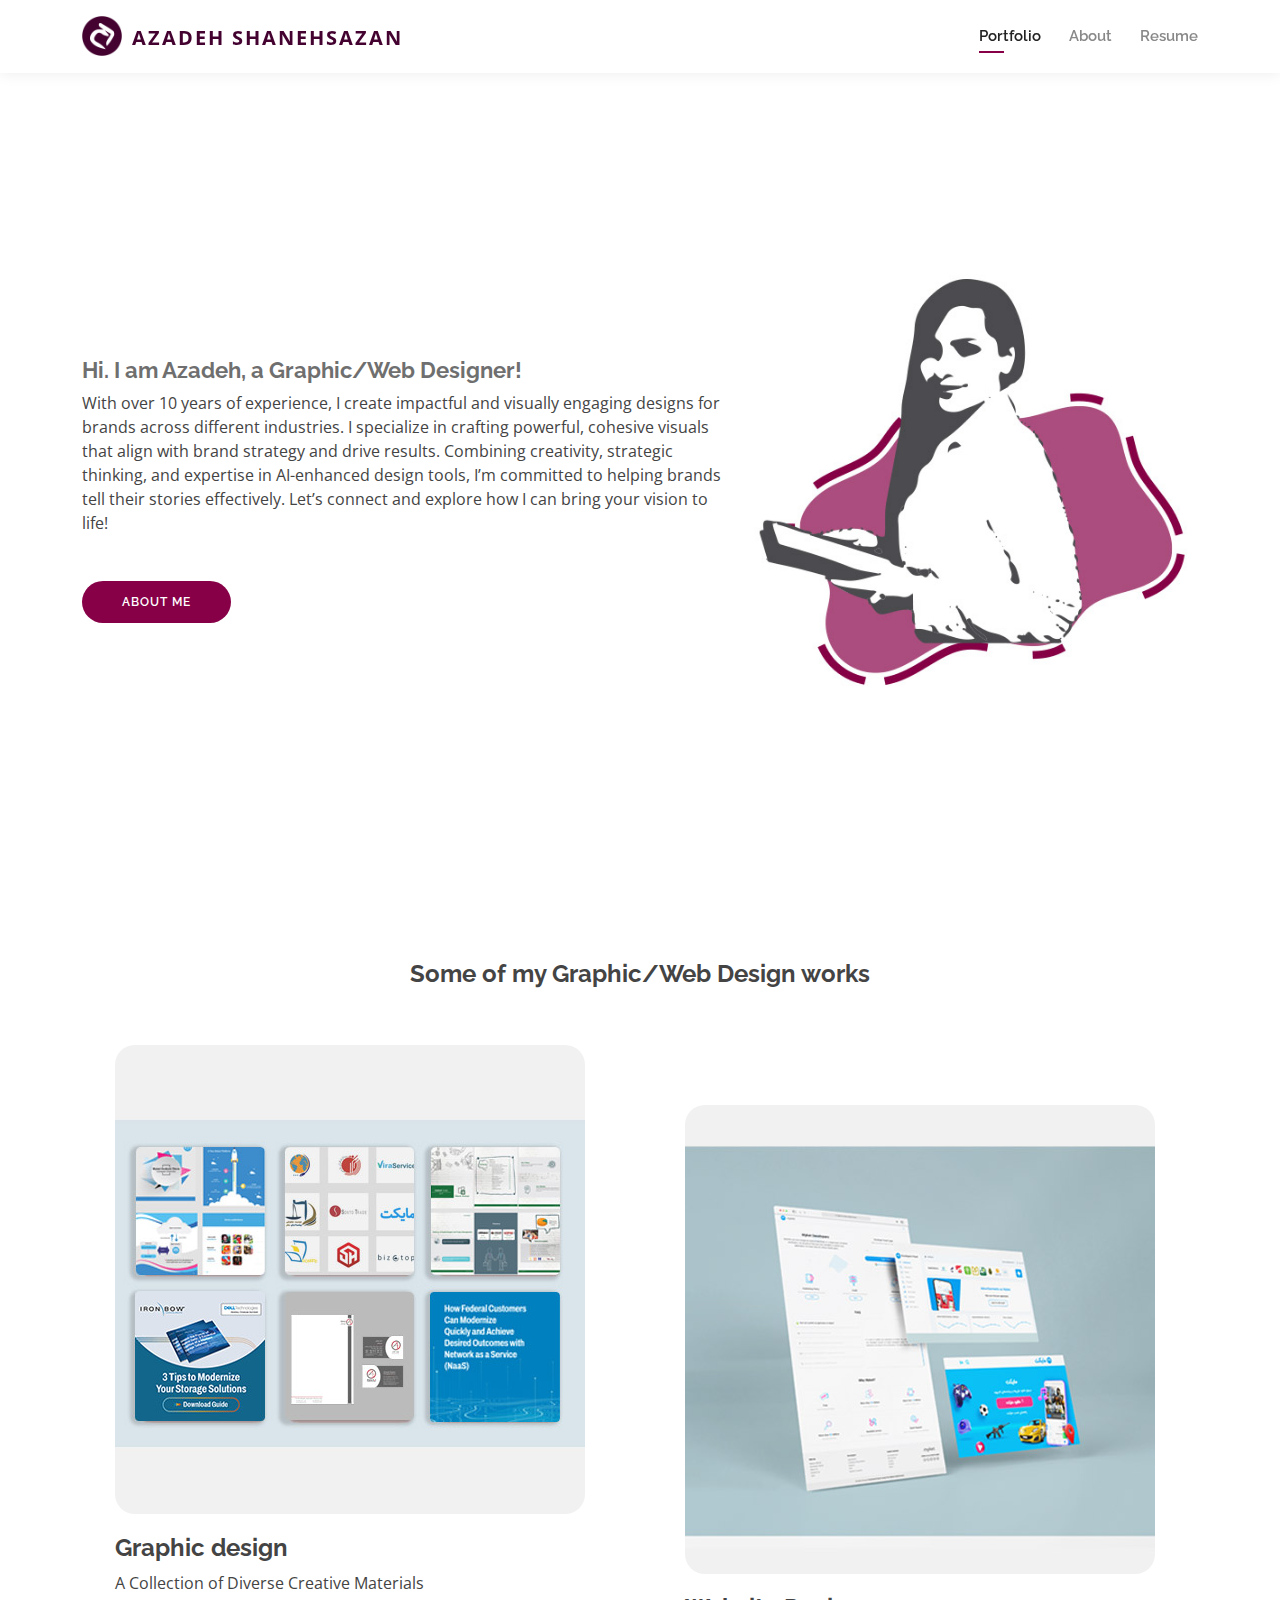
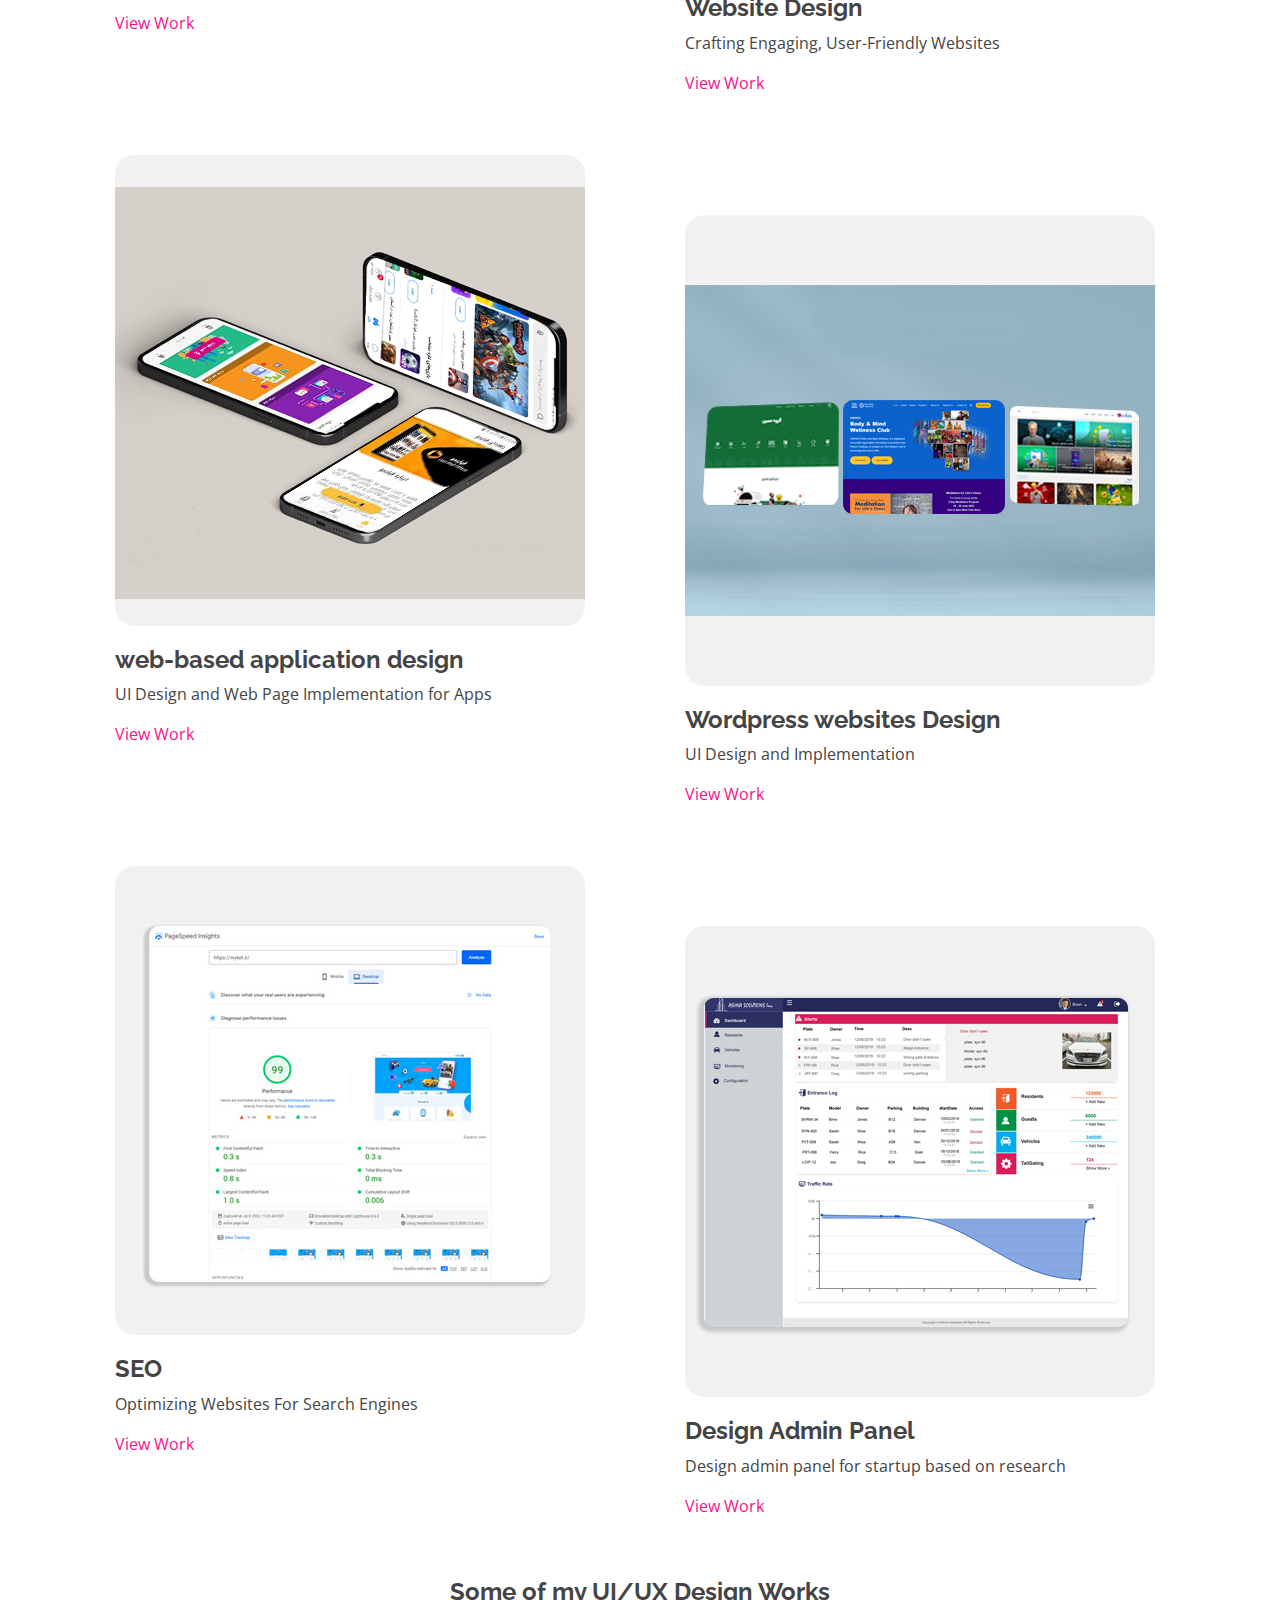
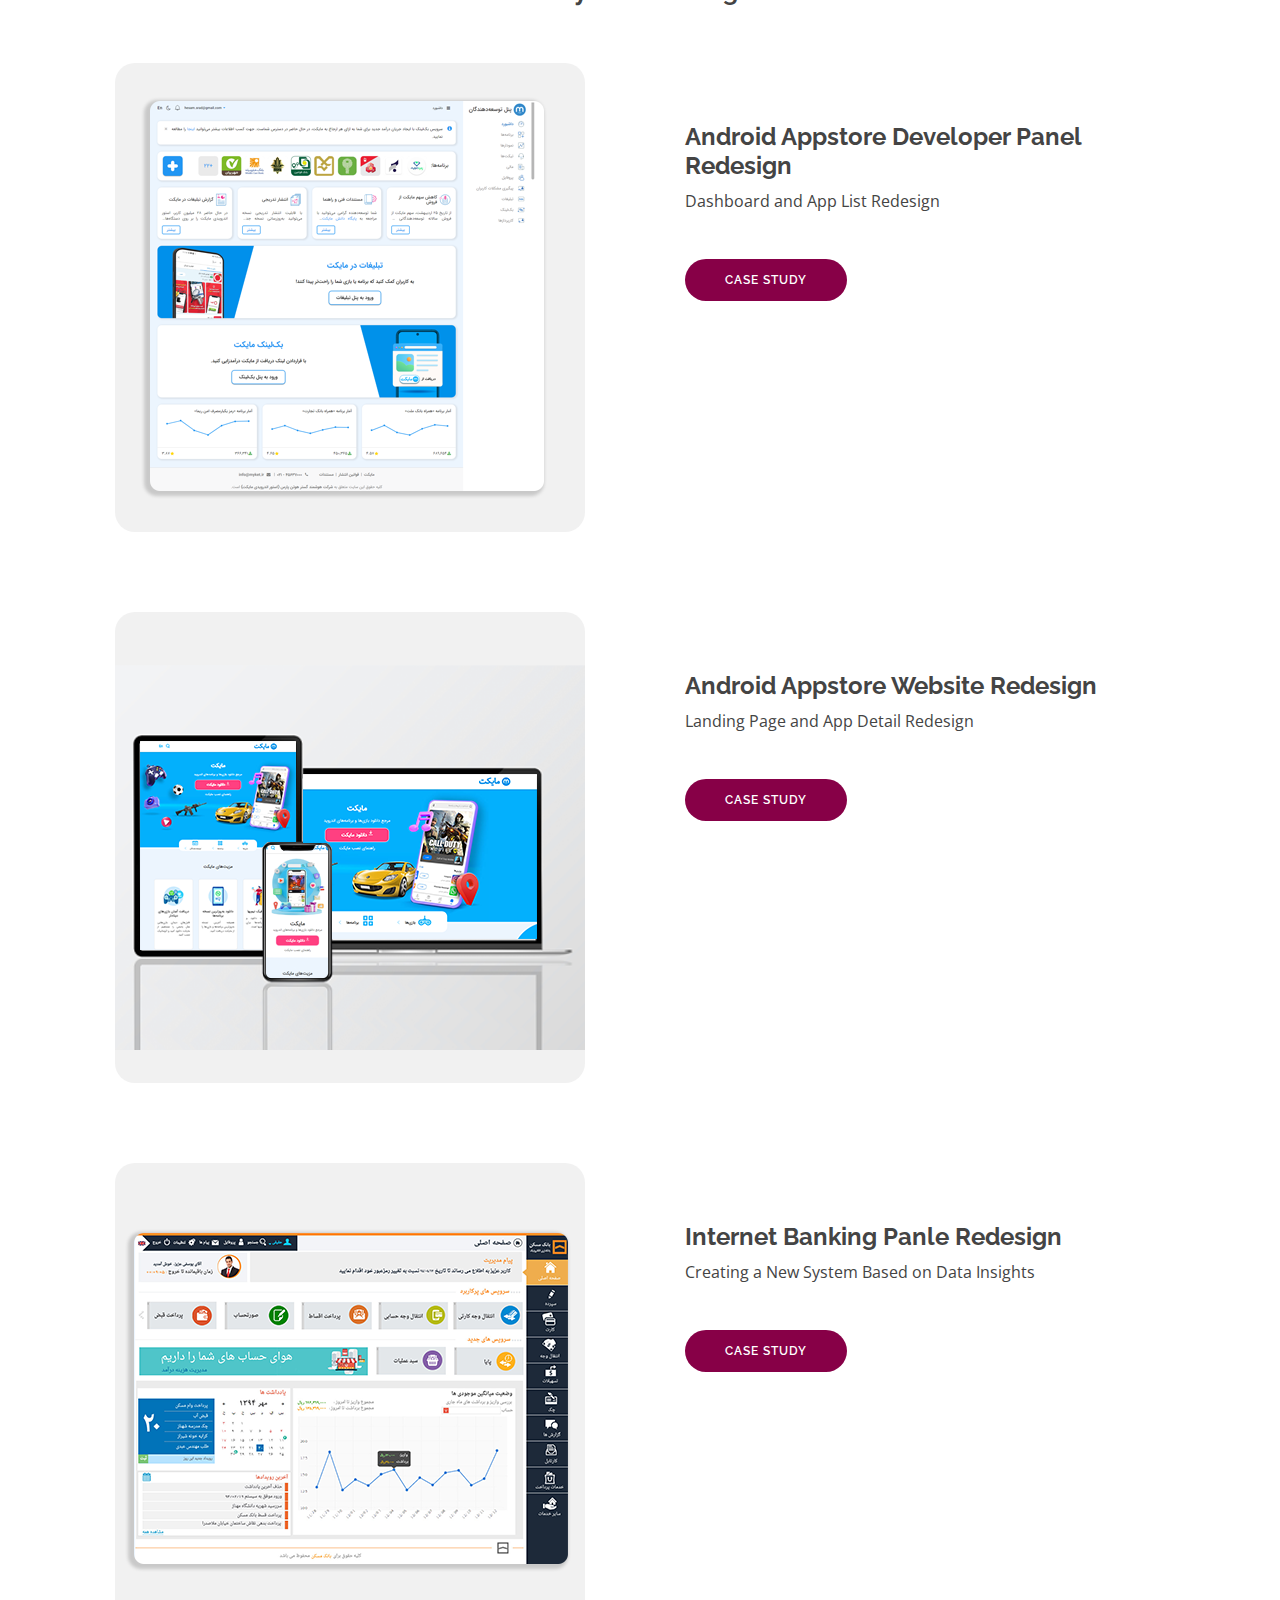
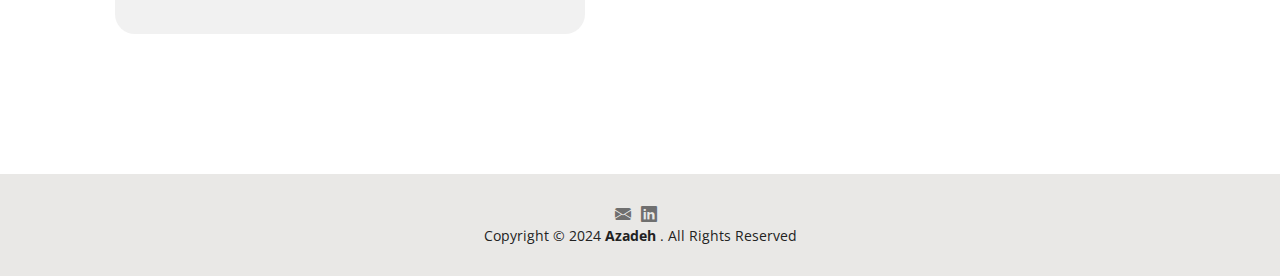
<file: index.html>
<!DOCTYPE html>
<html lang="en">

<head>
  <meta charset="utf-8">
  <meta content="width=device-width, initial-scale=1.0" name="viewport">

  <title>Azadeh Shanehsazan Portfolio</title>
  <meta content="" name="description">
  <meta content="" name="keywords">

  <!-- Favicons -->
  <link href="assets/img/favicon.png" rel="icon">
  <link href="assets/img/apple-touch-icon.png" rel="apple-touch-icon">

  <!-- Google Fonts -->
  <link href="https://fonts.googleapis.com/css?family=Open+Sans:300,300i,400,400i,600,600i,700,700i|Raleway:300,300i,400,400i,500,500i,600,600i,700,700i|Poppins:300,300i,400,400i,500,500i,600,600i,700,700i" rel="stylesheet">

  <!-- Vendor CSS Files -->

  <link href="assets/vendor/bootstrap/css/bootstrap.min.css" rel="stylesheet">
  <link href="assets/vendor/bootstrap-icons/bootstrap-icons.css" rel="stylesheet">

  <!-- Template Main CSS File -->
  <link href="assets/css/style.css" rel="stylesheet">

</head>
<style>
#portfolio img{
border-radius:20px;
margin-bottom:20px;
}
#portfolio .row .col{
margin-bottom:60px;
padding: 0 45px 0 45px;
}
#portfolio .row .col:nth-child(even){
padding-top:60px}
@media (min-width: 1200px){
.h2, h2 {
    font-size: 1.5rem;
    font-weight: bold;
}
}
@media (max-width:991px) {
        .d-block {
          width: 100%;
        }
		#portfolio .row{
		display:inline-block;
		text-align:center;
		}
		#portfolio .row .col{
margin-bottom:90px;
padding:0;
}
#portfolio .row .col:nth-child(even){
padding-top:0px}
      }
	  @media (max-width:768px){
	#portfolio img {
		width: 90%;
	}
	.fp{
		padding-top: 100px;
		text-align: center;
	}
}
</style>
<body>

  <!-- ======= Header ======= -->
  <header id="header" class="fixed-top">
      <div class="container d-flex justify-content-between align-items-center">
        <a href="index.html" class="logo">
          <img src="assets/img/logo.png" alt="" class="img-fluid">
		<span class="typo">
		Azadeh Shanehsazan
		</span>
        </a>
        <nav id="navbar" class="navbar order-last order-lg-0">
          <ul>
            <li>
              <a class="active" href="index.html">Portfolio</a>
            </li>
            <li>
              <a href="about.html">About</a>
            </li>
            <li>
              <a href="assets/AzadehShanesazanResume.pdf">Resume</a>
            </li>
          </ul>
          <i class="bi bi-list mobile-nav-toggle"></i>
        </nav>
        <!-- .navbar -->
      </div>
    </header><!-- End Header -->

  <!-- ======= Hero Section ======= -->
  <section id="hero" class="d-flex align-items-center">
    <div class="container d-flex flex-column align-items-center" data-aos="zoom-in" data-aos-delay="100">
	<div class="row align-items-center">
	<div class="col-sm-7 col-xs-12 fp">
		<h2>Hi. I am Azadeh, a Graphic/Web Designer!</h2>
		<p class="mt-2">
		With over 10 years of experience, I create impactful and visually engaging designs for brands across different industries. I specialize in crafting powerful, cohesive visuals that align with brand strategy and drive results. Combining creativity, strategic thinking, and expertise in AI-enhanced design tools, I’m committed to helping brands tell their stories effectively. Let’s connect and explore how I can bring your vision to life!
		</p>
      <a href="about.html" class="btn-about">About Me</a>
    </div>
	<div class="col-sm-5 col-xs-12">
	<img src="assets/img/azi.jpg" class="img-fluid">
	</div>
	</div>
	</div>
  </section><!-- End Hero -->
  <section id="portfolio">
  <h2 class="text-center">
  Some of my Graphic/Web Design works
  </h2>
  <br><br>
  <div class="container d-flex flex-column">
     <div class="row flex-end">
        <div class="col pd2">
		<a href="graphicdesign.html">
       <img src="assets/img/portfolio/graphicImg.jpg"></a>
	  <h2>
	  Graphic design
	  </h2>
	  <p>
	  A Collection of Diverse Creative Materials
	  </p>
	  <a href="graphicdesign.html">View Work</a>
    </div>
	    <div class="col pd2">
		    <a href="webdesign.html">
      <img src="assets/img/portfolio/web.jpg"></a>
	  <h2>
	  Website Design
	  </h2>
	  <p>
	  Crafting Engaging, User-Friendly Websites
	  </p>
	  <a href="webdesign.html">View Work</a>
    </div>
  </div>
     <div class="row flex-end">

	 <div class="col pd1">
		 <a href="application.html">
      <img src="assets/img/portfolio/mobileapps.png"></a>
	  <h2>
	  web-based application design
	  </h2>
	  <p>
	  UI Design and Web Page Implementation for Apps
	  </p>
	  <a href="application.html">View Work</a>
    </div>
    <div class="col pd2">
	    <a href="wordpress.html">
       <img src="assets/img/portfolio/wordpress.png"></a>
	  <h2>
	 Wordpress websites Design
	  </h2>
	  <p>
	  UI Design and Implementation
	  </p>
	  <a href="wordpress.html">View Work</a>
    </div>
  </div>
     <div class="row flex-end">
	 	 <div class="col pd1">
			 <a href="seo.html">
      <img src="assets/img/portfolio/seo.jpg"></a>
	  <h2>
	  SEO
	  </h2>
	  <p>
		Optimizing Websites For Search Engines
	  </p>
	  <a href="seo.html">View Work</a>
    </div>
   
    <div class="col pd2">
	    <a href="adminpanel.html">
       <img src="assets/img/portfolio/ashna.png"></a>
	  <h2>
	  Design Admin Panel
	  </h2>
	  <p>
	  Design admin panel for startup based on research
	  </p>
	  <a href="adminpanel.html">View Work</a>
    </div>
  </div>
  <div>
  <h2 class="text-center">
  Some of my UI/UX Design Works
  </h2>
  <br/><br/>
  </div>
     <div class="row flex-end">
    <div class="col pd1">
	    <a href="myketcasestudy.html">
      <img src="assets/img/portfolio/myket.png"></a>
	
    </div>
    <div class="col pd2">
  <h2>
	  Android Appstore Developer Panel Redesign
	  </h2>
	  <p>
	  Dashboard and App List Redesign
	  </p>
	  <a href="myketcasestudy.html" class="btn-more">Case Study</a>
    </div>
  </div>
     <div class="row flex-end">
    <div class="col pd1">
	    <a href="myket-landingcasestudy.html">
      <img src="assets/img/portfolio/myket-website.png"></a>
    </div>
    <div class="col pd2">
	  
	  <h2>
	   Android Appstore Website Redesign
	  </h2>
	  <p>
	  Landing Page and App Detail Redesign
	  </p>
	  <a href="myket-landingcasestudy.html" class="btn-more">Case Study</a>
    </div>
  </div>
   <div class="row flex-end">
    <div class="col pd2">
	    <a href="internetbanking.html">
       <img src="assets/img/portfolio/internetbank.png"></a>
    </div>
	<div class="col pd2">
	  <h2>
	 Internet Banking Panle Redesign
	  </h2>
	  <p>
	  Creating a New System Based on Data Insights
	  </p>
	  <a href="internetbanking.html" class="btn-more">Case Study</a>
    </div>
  </div>
  </div>
  </div>
  </section>
  

  <!-- ======= Footer ======= -->
    <footer id="footer">
      <div class="container">
        <div class="header-social-links">
          <a href="mailto:a.shanesazan@gmail.com">
            <i class="bi bi-envelope-fill"></i>
          </a>
          <a href="https://www.linkedin.com/in/azadeh-shanehsazan-336a2a6b" class="linkedin">
            <i class="bi bi-linkedin"></i>
          </a>
        </div>
        <div class="copyright"> Copyright © 2024 <strong>
            <span>Azadeh</span>
          </strong>. All Rights Reserved </div>
      </div>
    </footer><!-- End  Footer -->

  <div id="preloader"></div>
  <a href="#" class="back-to-top d-flex align-items-center justify-content-center"><i class="bi bi-arrow-up-short"></i></a>

    <!-- JS Files -->
    <script src="assets/vendor/bootstrap/js/bootstrap.bundle.min.js"></script>
    <script src="assets/js/main.js"></script>

</body>

</html>
</file>
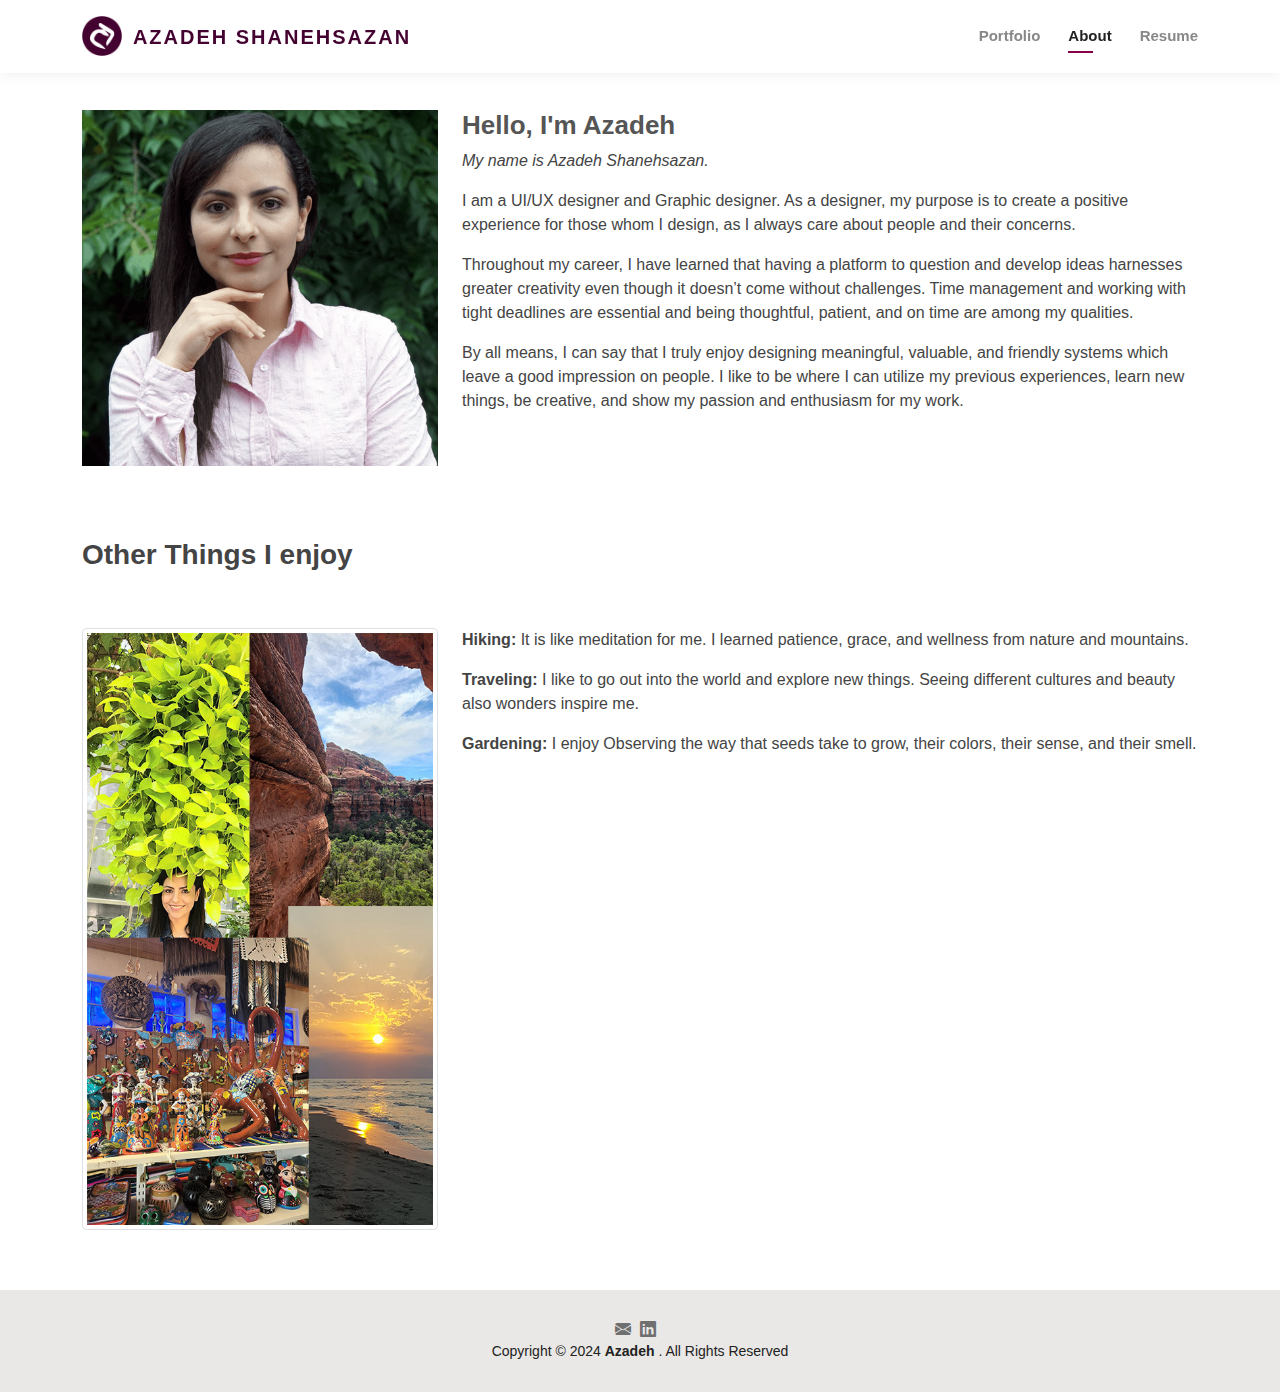
<file: about.html>
<!DOCTYPE html>
<html lang="en">
  <head>
    <meta charset="utf-8">
    <meta content="width=device-width, initial-scale=1.0" name="viewport">
    <title>About Azadeh</title>
    <meta content="" name="description">
    <meta content="" name="keywords">
    <!-- Favicons -->
    <link href="assets/img/favicon.png" rel="icon">
    <link href="assets/img/apple-touch-icon.png" rel="apple-touch-icon">
    <!-- CSS Files -->
    <link href="assets/vendor/bootstrap/css/bootstrap.min.css" rel="stylesheet">
    <link href="assets/vendor/bootstrap-icons/bootstrap-icons.css" rel="stylesheet">
    <link href="assets/css/style.css" rel="stylesheet">
  </head>
  <body>
    <!-- ======= Header ======= -->
    <header id="header" class="fixed-top">
      <div class="container d-flex justify-content-between align-items-center">
        <a href="index.html" class="logo">
          <img src="assets/img/logo.png" alt="" class="img-fluid">
          <span class="typo"> Azadeh Shanehsazan </span>
        </a>
        <nav id="navbar" class="navbar order-last order-lg-0">
          <ul>
            <li>
              <a href="index.html">Portfolio</a>
            </li>
            <li>
              <a class="active" href="about.html">About</a>
            </li>
            <li>
              <a href="assets/AzadehShanesazanResume.pdf">Resume</a>
            </li>
          </ul>
          <i class="bi bi-list mobile-nav-toggle"></i>
        </nav>
        <!-- .navbar -->
      </div>
    </header>
    <!-- End Header -->
    <main id="main">
      <!-- ======= About Section ======= -->
      <section id="about" class="about">
        <div class="container" data-aos="fade-up">
          <div class="row">
            <div class="col-lg-4">
              <img src="assets/img/about.jpg" class="img-fluid" alt="">
            </div>
            <div class="col-lg-8 pt-4 pt-lg-0 content">
              <h3>Hello, I'm Azadeh</h3>
              <p class="fst-italic"> My name is Azadeh Shanehsazan. </p>
              <p>I am a UI/UX designer and Graphic designer. As a designer, my purpose is to create a positive experience for those whom I design, as I always care about people and their concerns.</p>
              <p> Throughout my career, I have learned that having a platform to question and develop ideas harnesses greater creativity even though it doesn’t come without challenges. Time management and working with tight deadlines are essential and being thoughtful, patient, and on time are among my qualities.</p>
              <p> By all means, I can say that I truly enjoy designing meaningful, valuable, and friendly systems which leave a good impression on people. I like to be where I can utilize my previous experiences, learn new things, be creative, and show my passion and enthusiasm for my work.</p>
            </div>
          </div>
          <div class="row">
            <div class="col">
              <br>
              <br>
              <h3 class="fw-bold mt-4"> Other Things I enjoy </h3>
              <br>
              <br>
              <div class="row d-flex justify-content-center">
                <div class="col-4">
                  <img src="assets/img/other/gardening.jpg" class="img-thumbnail">
                </div>
                <div class="col-lg-8 pt-4 pt-lg-0 content">
                  <p>
                    <span class="fw-bold">Hiking: </span> It is like meditation for me. I learned patience, grace, and wellness from nature and mountains.
                  </p>
                  <p>
                    <span class="fw-bold">Traveling: </span> I like to go out into the world and explore new things. Seeing different cultures and beauty also wonders inspire me.
                  </p>
                  <p>
                    <span class="fw-bold">Gardening: </span> I enjoy Observing the way that seeds take to grow, their colors, their sense, and their smell. 
                  </p>
                </div>
              </div>
            </div>
          </div>
        </div>
      </section>
      <!-- End About Section -->
    </main>
    <!-- End #main -->
    <!-- ======= Footer ======= -->
    <footer id="footer">
      <div class="container">
        <div class="header-social-links">
          <a href="mailto:a.shanesazan@gmail.com">
            <i class="bi bi-envelope-fill"></i>
          </a>
          <a href="https://www.linkedin.com/in/azadeh-shanehsazan-336a2a6b" class="linkedin">
            <i class="bi bi-linkedin"></i>
          </a>
        </div>
        <div class="copyright"> Copyright © 2024 <strong>
            <span>Azadeh</span>
          </strong>. All Rights Reserved </div>
      </div>
    </footer>
    <!-- End  Footer -->
    <div id="preloader"></div>
    <a href="#" class="back-to-top d-flex align-items-center justify-content-center">
      <i class="bi bi-arrow-up-short"></i>
    </a>
    <!-- JS Files -->
    <script src="assets/vendor/bootstrap/js/bootstrap.bundle.min.js"></script>
    <script src="assets/js/main.js"></script>
  </body>
</html>
</file>
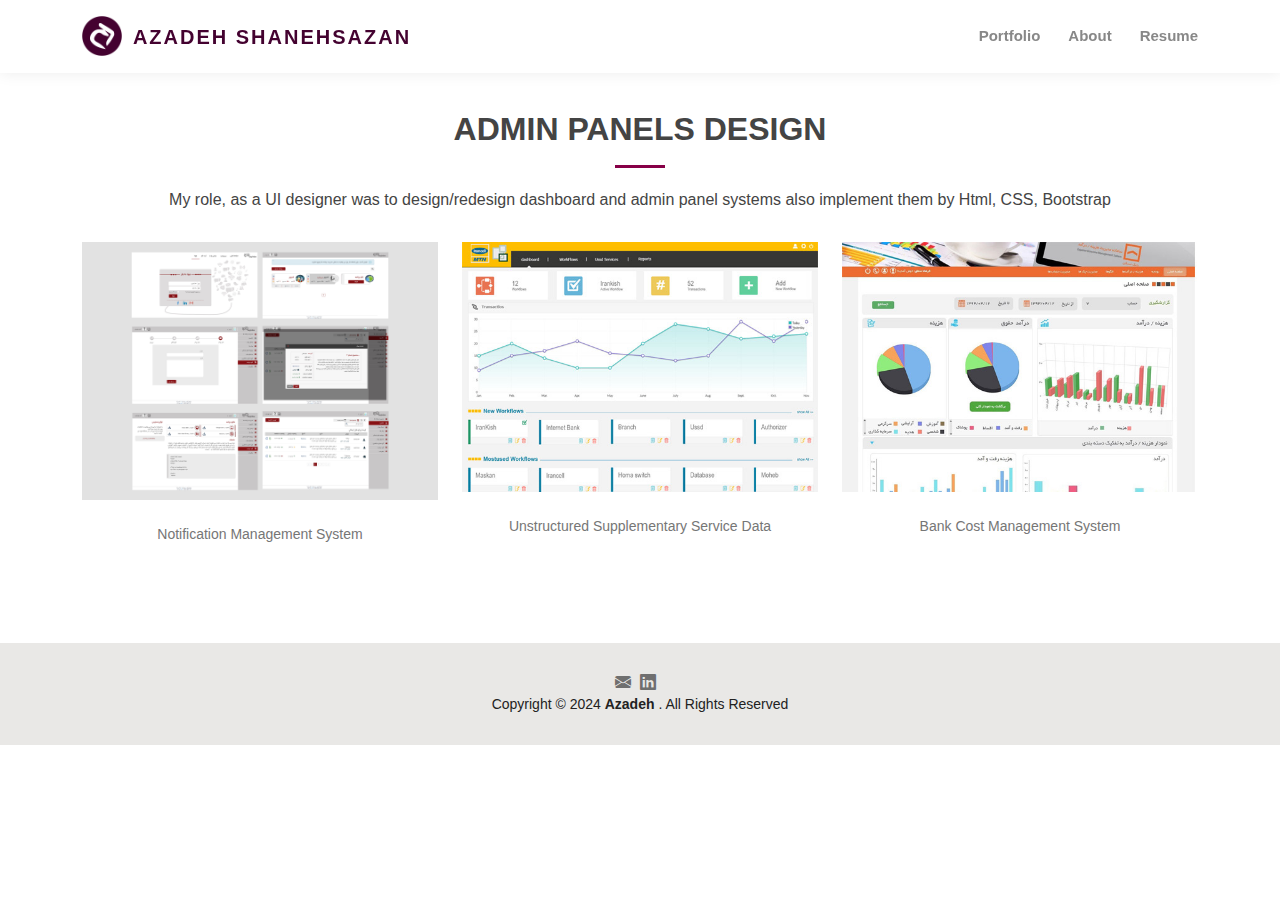
<file: adminpanel.html>
<!DOCTYPE html>
<html lang="en">
  <head>
    <meta charset="utf-8">
    <meta content="width=device-width, initial-scale=1.0" name="viewport">
    <title>Portfolio - admin panel design</title>
    <meta content="" name="description">
    <meta content="" name="keywords">
    <!-- Favicons -->
    <link href="assets/img/favicon.png" rel="icon">
    <link href="assets/img/apple-touch-icon.png" rel="apple-touch-icon">
    <!-- CSS Files -->
    <link href="assets/vendor/bootstrap/css/bootstrap.min.css" rel="stylesheet">
    <link href="assets/vendor/bootstrap-icons/bootstrap-icons.css" rel="stylesheet">
    <link href="assets/css/style.css" rel="stylesheet">
    <style>
      .mt-4 p {
        margin-top: 0;
        margin-bottom: 0.5rem;
        font-size: 14px;
        color: #767676;
      }
    </style>
  </head>
  <body>
    <!-- ======= Header ======= -->
    <header id="header" class="fixed-top">
      <div class="container d-flex justify-content-between align-items-center">
        <a href="index.html" class="logo">
          <img src="assets/img/logo.png" alt="" class="img-fluid">
          <span class="typo"> Azadeh Shanehsazan </span>
        </a>
        <nav id="navbar" class="navbar order-last order-lg-0">
          <ul>
            <li>
              <a href="index.html">Portfolio</a>
            </li>
            <li>
              <a href="about.html">About</a>
            </li>
            <li>
              <a href="assets/AzadehShanesazanResume.pdf">Resume</a>
            </li>
          </ul>
          <i class="bi bi-list mobile-nav-toggle"></i>
        </nav>
        <!-- .navbar -->
      </div>
    </header>
    <!-- End Header -->
    <main id="main">
      <!-- ======= Portfolio Section ======= -->
      <section id="portfolio" class="portfolio">
        <div class="container" data-aos="fade-up">
          <div class="section-title">
            <h2>Admin Panels Design</h2>
            <p>My role, as a UI designer was to design/redesign dashboard and admin panel systems also implement them by Html, CSS, Bootstrap</p>
          </div>
          <div class="row portfolio-container" data-aos="fade-up" data-aos-delay="200">
            <div class="col-lg-4 col-md-6 portfolio-item filter-app">
              <div class="portfolio-wrap">
                <img src="assets/img/panel/easy.jpg" class="img-fluid" alt="">
              </div>
              <div class="text-center mt-4">
                <p>Notification Management System</p>
              </div>
            </div>
            <div class="col-lg-4 col-md-6 portfolio-item filter-card">
              <div class="portfolio-wrap">
                <img src="assets/img/panel/ussd.jpg" class="img-fluid" alt="">
              </div>
              <div class="text-center mt-4">
                <p>Unstructured Supplementary Service Data</p>
              </div>
            </div>
            <div class="col-lg-4 col-md-6 portfolio-item filter-web">
              <div class="portfolio-wrap">
                <img src="assets/img/panel/spending.jpg" class="img-fluid" alt="">
              </div>
              <div class="text-center mt-4">
                <p>Bank Cost Management System</p>
              </div>
            </div>
          </div>
        </div>
      </section>
      <!-- End Portfolio Section -->
    </main>
    <!-- End #main -->
    <!-- ======= Footer ======= -->
    <footer id="footer">
      <div class="container">
        <div class="header-social-links">
          <a href="mailto:a.shanesazan@gmail.com">
            <i class="bi bi-envelope-fill"></i>
          </a>
          <a href="https://www.linkedin.com/in/azadeh-shanehsazan-336a2a6b" class="linkedin">
            <i class="bi bi-linkedin"></i>
          </a>
        </div>
        <div class="copyright"> Copyright © 2024 <strong>
            <span>Azadeh</span>
          </strong>. All Rights Reserved </div>
      </div>
    </footer>
    <!-- End  Footer -->
    <div id="preloader"></div>
    <a href="#" class="back-to-top d-flex align-items-center justify-content-center">
      <i class="bi bi-arrow-up-short"></i>
    </a>
    <!-- JS Files -->
    <script src="assets/vendor/bootstrap/js/bootstrap.bundle.min.js"></script>
    <script src="assets/js/main.js"></script>
  </body>
</html>
</file>
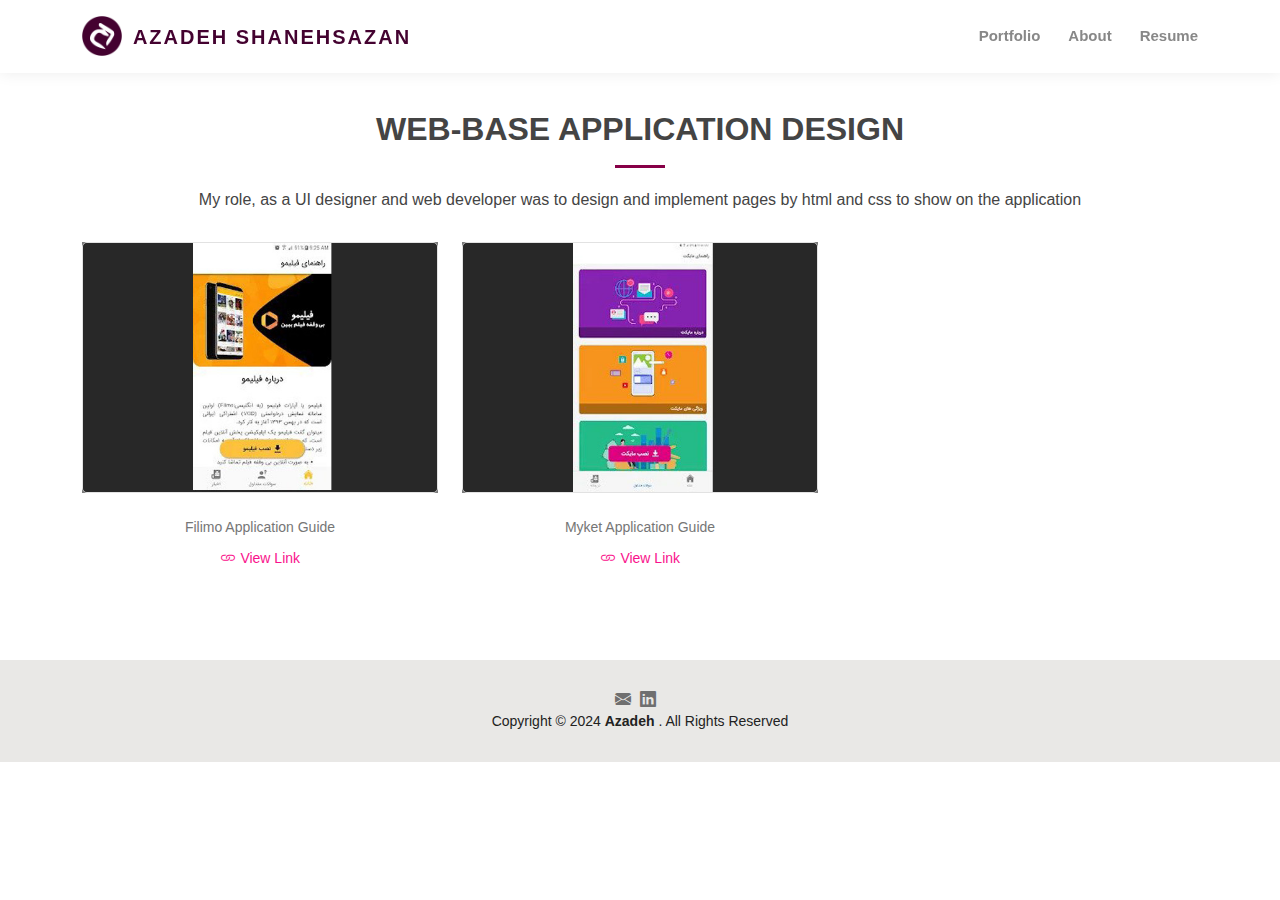
<file: application.html>
<!DOCTYPE html>
<html lang="en">
  <head>
    <meta charset="utf-8">
    <meta content="width=device-width, initial-scale=1.0" name="viewport">
    <title>Portfolio - Web-base Application design</title>
    <meta content="" name="description">
    <meta content="" name="keywords">
    <!-- Favicons -->
    <link href="assets/img/favicon.png" rel="icon">
    <link href="assets/img/apple-touch-icon.png" rel="apple-touch-icon">
    <!-- CSS Files -->
    <link href="assets/vendor/bootstrap/css/bootstrap.min.css" rel="stylesheet">
    <link href="assets/vendor/bootstrap-icons/bootstrap-icons.css" rel="stylesheet">
    <link href="assets/css/style.css" rel="stylesheet">
    <style>
      .mt-4 p {
        margin-top: 0;
        margin-bottom: 0.5rem;
        font-size: 14px;
        color: #767676;
      }

      .portfolio-wrap img {
        border: 1px solid #e2e2e2;
        border-radius: 5px;
      }

      @media (max-width:991px) {
        .d-block {
          width: 100%;
        }
      }
    </style>
  </head>
  <body>
    <!-- ======= Header ======= -->
    <header id="header" class="fixed-top">
      <div class="container d-flex justify-content-between align-items-center">
        <a href="index.html" class="logo">
          <img src="assets/img/logo.png" alt="" class="img-fluid">
          <span class="typo"> Azadeh Shanehsazan </span>
        </a>
        <nav id="navbar" class="navbar order-last order-lg-0">
          <ul>
            <li>
              <a href="index.html">Portfolio</a>
            </li>
            <li>
              <a href="about.html">About</a>
            </li>
            <li>
              <a href="assets/AzadehShanesazanResume.pdf">Resume</a>
            </li>
          </ul>
          <i class="bi bi-list mobile-nav-toggle"></i>
        </nav>
        <!-- .navbar -->
      </div>
    </header>
    <!-- End Header -->
    <main id="main">
      <!-- ======= Portfolio Section ======= -->
      <section id="portfolio" class="portfolio">
        <div class="container" data-aos="fade-up">
          <div class="section-title">
            <h2>Web-base Application Design</h2>
            <p>My role, as a UI designer and web developer was to design and implement pages by html and css to show on the application</p>
          </div>
          <div class="row portfolio-container" data-aos="fade-up" data-aos-delay="200">
            <div class="col-lg-4 col-md-6 portfolio-item filter-app">
              <div class="portfolio-wrap">
                <img src="assets/img/app/filimo.jpg" class="img-fluid" alt="">
              </div>
              <div class="text-center mt-4">
                <p>Filimo Application Guide</p>
                <a href="https://play.google.com/store/apps/details?id=com.mfans.filimo" target="_blank">
                  <i class="bi bi-link"></i>
                  <small>View Link</small>
                </a>
              </div>
            </div>
            <div class="col-lg-4 col-md-6 portfolio-item filter-web">
              <div class="portfolio-wrap">
                <img src="assets/img/app/myketguide.jpg" class="img-fluid" alt="">
              </div>
              <div class="text-center mt-4">
                <p>Myket Application Guide</p>
                <a href="https://play.google.com/store/apps/details?id=com.mfans.myket" target="_blank">
                  <i class="bi bi-link"></i>
                  <small>View Link</small>
                </a>
              </div>
            </div>
          </div>
        </div>
      </section>
      <!-- End Portfolio Section -->
    </main>
    <!-- End #main -->
    <!-- ======= Footer ======= -->
    <footer id="footer">
      <div class="container">
        <div class="header-social-links">
          <a href="mailto:a.shanesazan@gmail.com">
            <i class="bi bi-envelope-fill"></i>
          </a>
          <a href="https://www.linkedin.com/in/azadeh-shanehsazan-336a2a6b" class="linkedin">
            <i class="bi bi-linkedin"></i>
          </a>
        </div>
        <div class="copyright"> Copyright © 2024 <strong>
            <span>Azadeh</span>
          </strong>. All Rights Reserved </div>
      </div>
    </footer>
    <!-- End  Footer -->
    <div id="preloader"></div>
    <a href="#" class="back-to-top d-flex align-items-center justify-content-center">
      <i class="bi bi-arrow-up-short"></i>
    </a>
    <!--  JS Files -->
    <script src="assets/vendor/bootstrap/js/bootstrap.bundle.min.js"></script>
    <script src="assets/js/main.js"></script>
  </body>
</html>
</file>
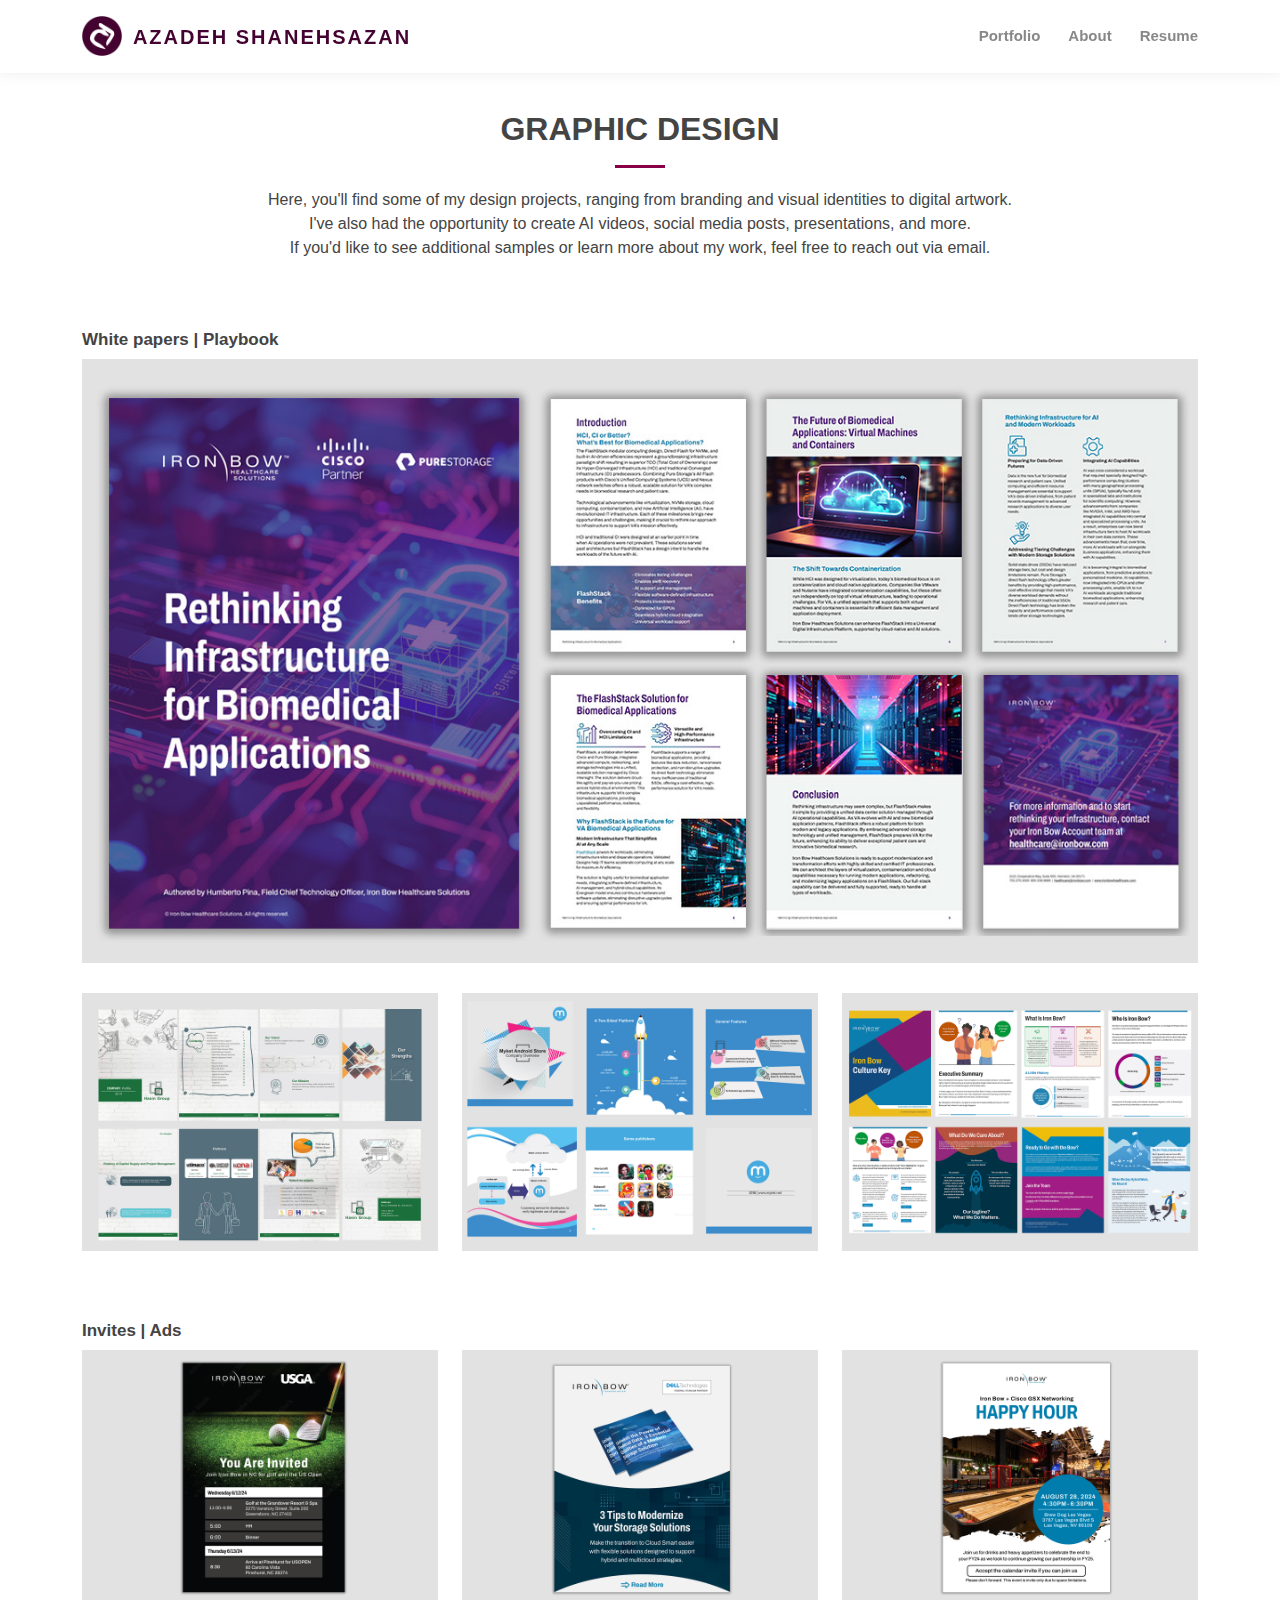
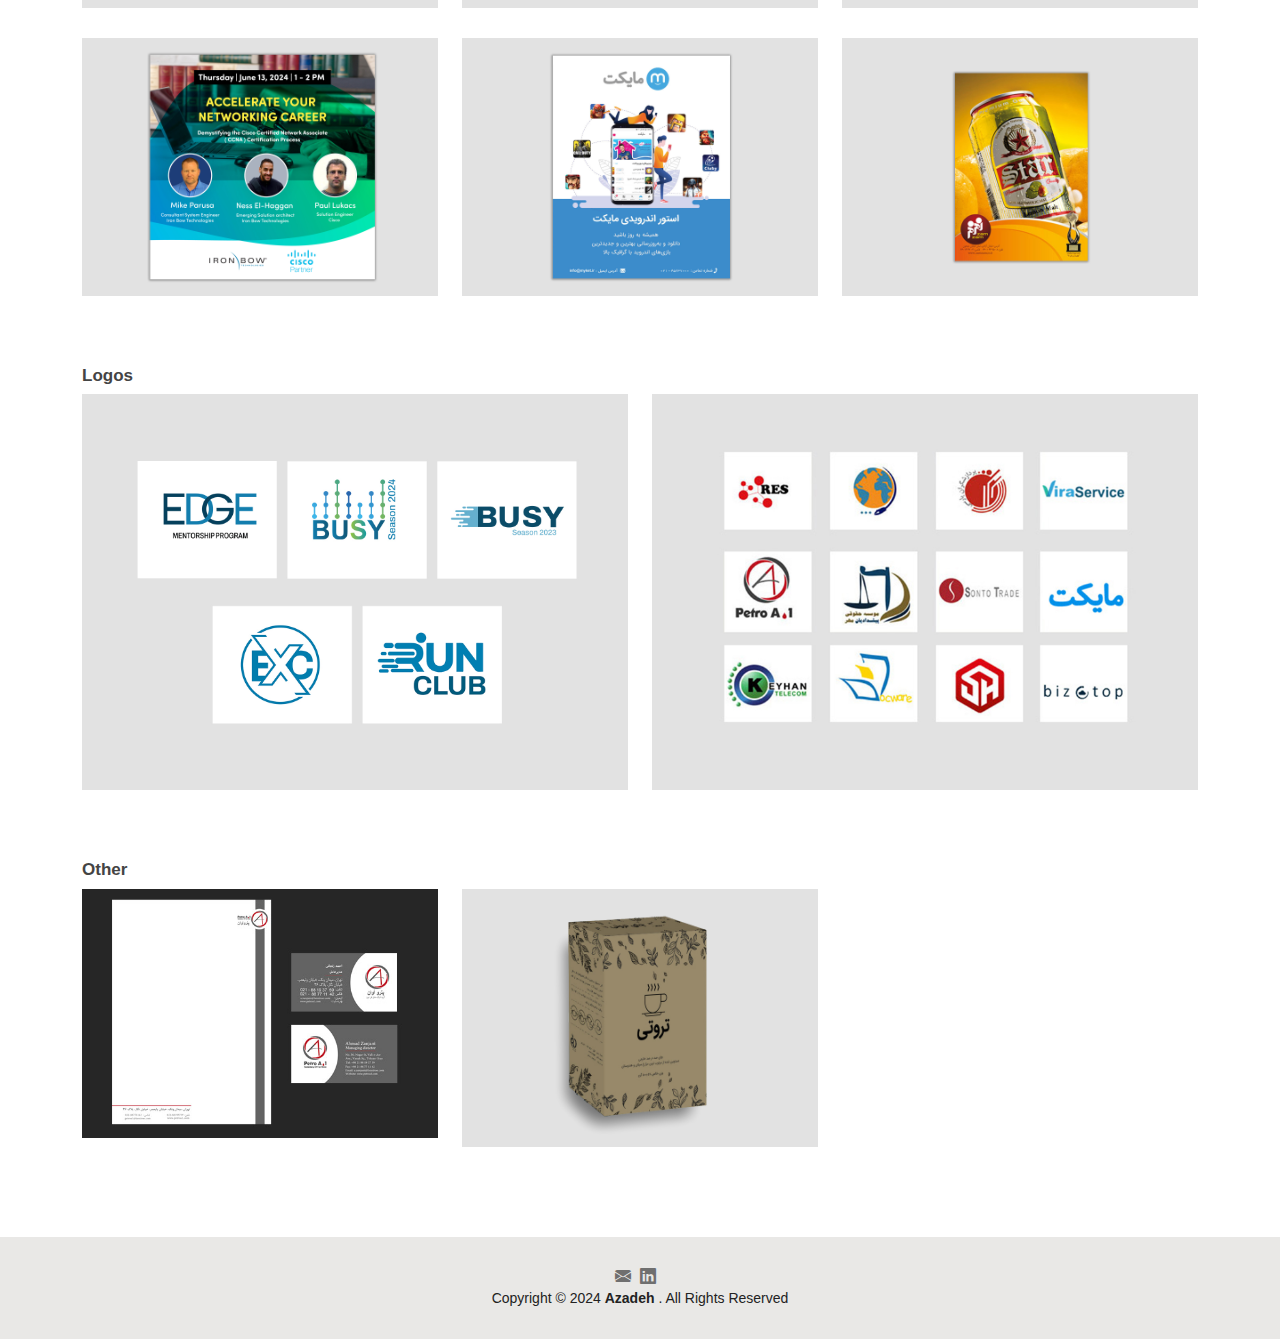
<file: graphicdesign.html>
<!DOCTYPE html>
<html lang="en">
  <head>
    <meta charset="utf-8">
    <meta content="width=device-width, initial-scale=1.0" name="viewport">
    <title>Portfolio - graphic design</title>
    <meta content="" name="description">
    <meta content="" name="keywords">
    <!-- Favicons -->
    <link href="assets/img/favicon.png" rel="icon">
    <link href="assets/img/apple-touch-icon.png" rel="apple-touch-icon">
    <!-- CSS Files -->
    <link href="assets/vendor/bootstrap/css/bootstrap.min.css" rel="stylesheet">
    <link href="assets/vendor/bootstrap-icons/bootstrap-icons.css" rel="stylesheet">
    <link href="assets/css/style.css" rel="stylesheet">
    <style>
      .mt-4 p {
        margin-top: 0;
        margin-bottom: 0.5rem;
        font-size: 14px;
        color: #767676;
      }
	.subtitle h3{
		font-size:17px;
		font-weight:bold;
		margin-top:40px !important;
	}
      @media (max-width:991px) {
        .d-block {
          width: 100%;
        }
      }
    </style>
  </head>
  <body>
    <!-- ======= Header ======= -->
    <header id="header" class="fixed-top">
      <div class="container d-flex justify-content-between align-items-center">
        <a href="index.html" class="logo">
          <img src="assets/img/logo.png" alt="" class="img-fluid">
		<span class="typo"> Azadeh Shanehsazan </span>
        </a>
        <nav id="navbar" class="navbar order-last order-lg-0">
          <ul>
            <li>
              <a href="index.html">Portfolio</a>
            </li>
            <li>
              <a href="about.html">About</a>
            </li>
            <li>
              <a href="assets/AzadehShanesazanResume.pdf">Resume</a>
            </li>
          </ul>
          <i class="bi bi-list mobile-nav-toggle"></i>
        </nav>
        <!-- .navbar -->
      </div>
    </header>
    <!-- End Header -->
    <main id="main">
      <!-- ======= Portfolio Section ======= -->
      <section id="portfolio" class="portfolio">
        <div class="container">
          <div class="section-title">
            <h2>Graphic Design</h2>
            <p>
	Here, you'll find some of my design projects, ranging from branding and visual identities to digital artwork. 
		    <br/>I've also had the opportunity to create AI videos, social media posts, presentations, and more. 
		    <br/>If you'd like to see additional samples or learn more about my work, feel free to reach out via email.	    
	    </p>
          </div>
		<div class="subtitle">
			<h3>
				White papers | Playbook
			</h3>
		</div>
           <div class="row portfolio-container">
		   <div class="col-lg-12 col-md-12 portfolio-item">
              <div class="text-center" style="background:#e2e2e2">
                <img src="assets/img/graphic/Biomed-Whitepaper.jpg" class="img-fluid" alt="">
              </div>
            </div>
		   <div class="col-lg-4 col-md-6 portfolio-item filter-app">
              <div class="">
                <img src="assets/img/graphic/catalog.jpg" class="img-fluid" alt="">
              </div>
            </div>
            <div class="col-lg-4 col-md-6 portfolio-item filter-card">
              <div class="">
                <img src="assets/img/graphic/mcatalog.jpg" class="img-fluid" alt="">
              </div>
            </div>
	    <div class="col-lg-4 col-md-6 portfolio-item filter-card">
              <div class="">
                <img src="assets/img/graphic/culture.jpg" class="img-fluid" alt="">
              </div>
            </div>
		   <div class="subtitle">
			<h3>
				Invites | Ads
			</h3>
		</div>
            <div class="col-lg-4 col-md-6 portfolio-item filter-app">
              <div>
                <img src="assets/img/graphic/us-open-ad.jpg" class="img-fluid" alt="">
              </div>
            </div>
            <div class="col-lg-4 col-md-6 portfolio-item filter-app">
              <div>
                <img src="assets/img/graphic/ramp-ad.jpg" class="img-fluid" alt="">
              </div>
            </div>
		   <div class="col-lg-4 col-md-6 portfolio-item filter-app">
              <div>
                <img src="assets/img/graphic/happy-ad.jpg" class="img-fluid" alt="">
              </div>
            </div>
		   <div class="col-lg-4 col-md-6 portfolio-item filter-app">
              <div>
                <img src="assets/img/graphic/court-ad.jpg" class="img-fluid" alt="">
              </div>
            </div>
		    <div class="col-lg-4 col-md-6 portfolio-item filter-app">
              <div>
                <img src="assets/img/graphic/Myket-Ad.jpg" class="img-fluid" alt="">
            </div>
			    </div>
		<div class="col-lg-4 col-md-6 portfolio-item filter-card">
              <div class="portfolio-wrap">
                <img src="assets/img/graphic/ZamZam.jpg" class="img-fluid" alt="">
              </div>
            </div>  
			    <div class="subtitle">
			<h3>
				Logos
			</h3>
		</div>
            <div class="col-lg-6 col-md-6 portfolio-item filter-app">
              <div>
                <img src="assets/img/graphic/Logo1.jpg" class="img-fluid" alt="">
              </div>
            </div>
                
            <div class="col-lg-6 col-md-6 portfolio-item filter-card">
              <div>
                <img src="assets/img/graphic/logo.jpg" class="img-fluid" alt="">
              </div>
            </div>
             <div class="subtitle">
			<h3>
				Other
			</h3>
		</div>
            <div class="col-lg-4 col-md-6 portfolio-item filter-card">
              <div>
                <img src="assets/img/graphic/set2.jpg" class="img-fluid" alt="">
              </div>
            </div>
		   <div class="col-lg-4 col-md-6 portfolio-item filter-web">
              <div>
                <img src="assets/img/graphic/teapack.jpg" class="img-fluid" alt="">
              </div>
            </div>
          </div>
        </div>
      </section>
      <!-- End Portfolio Section -->
    </main>
    <!-- End #main -->
    <!-- ======= Footer ======= -->
    <footer id="footer">
      <div class="container">
        <div class="header-social-links">
          <a href="mailto:a.shanesazan@gmail.com">
            <i class="bi bi-envelope-fill"></i>
          </a>
          <a href="https://www.linkedin.com/in/azadeh-shanehsazan-336a2a6b" class="linkedin">
            <i class="bi bi-linkedin"></i>
          </a>
        </div>
        <div class="copyright"> Copyright © 2024 <strong>
            <span>Azadeh</span>
          </strong>. All Rights Reserved </div>
      </div>
    </footer>
    <!-- End  Footer -->
    <div id="preloader"></div>
    <a href="#" class="back-to-top d-flex align-items-center justify-content-center">
      <i class="bi bi-arrow-up-short"></i>
    </a>
    <!-- JS Files -->
    <script src="assets/vendor/bootstrap/js/bootstrap.bundle.min.js"></script>
    <script src="assets/js/main.js"></script>
  </body>
</html>
</file>
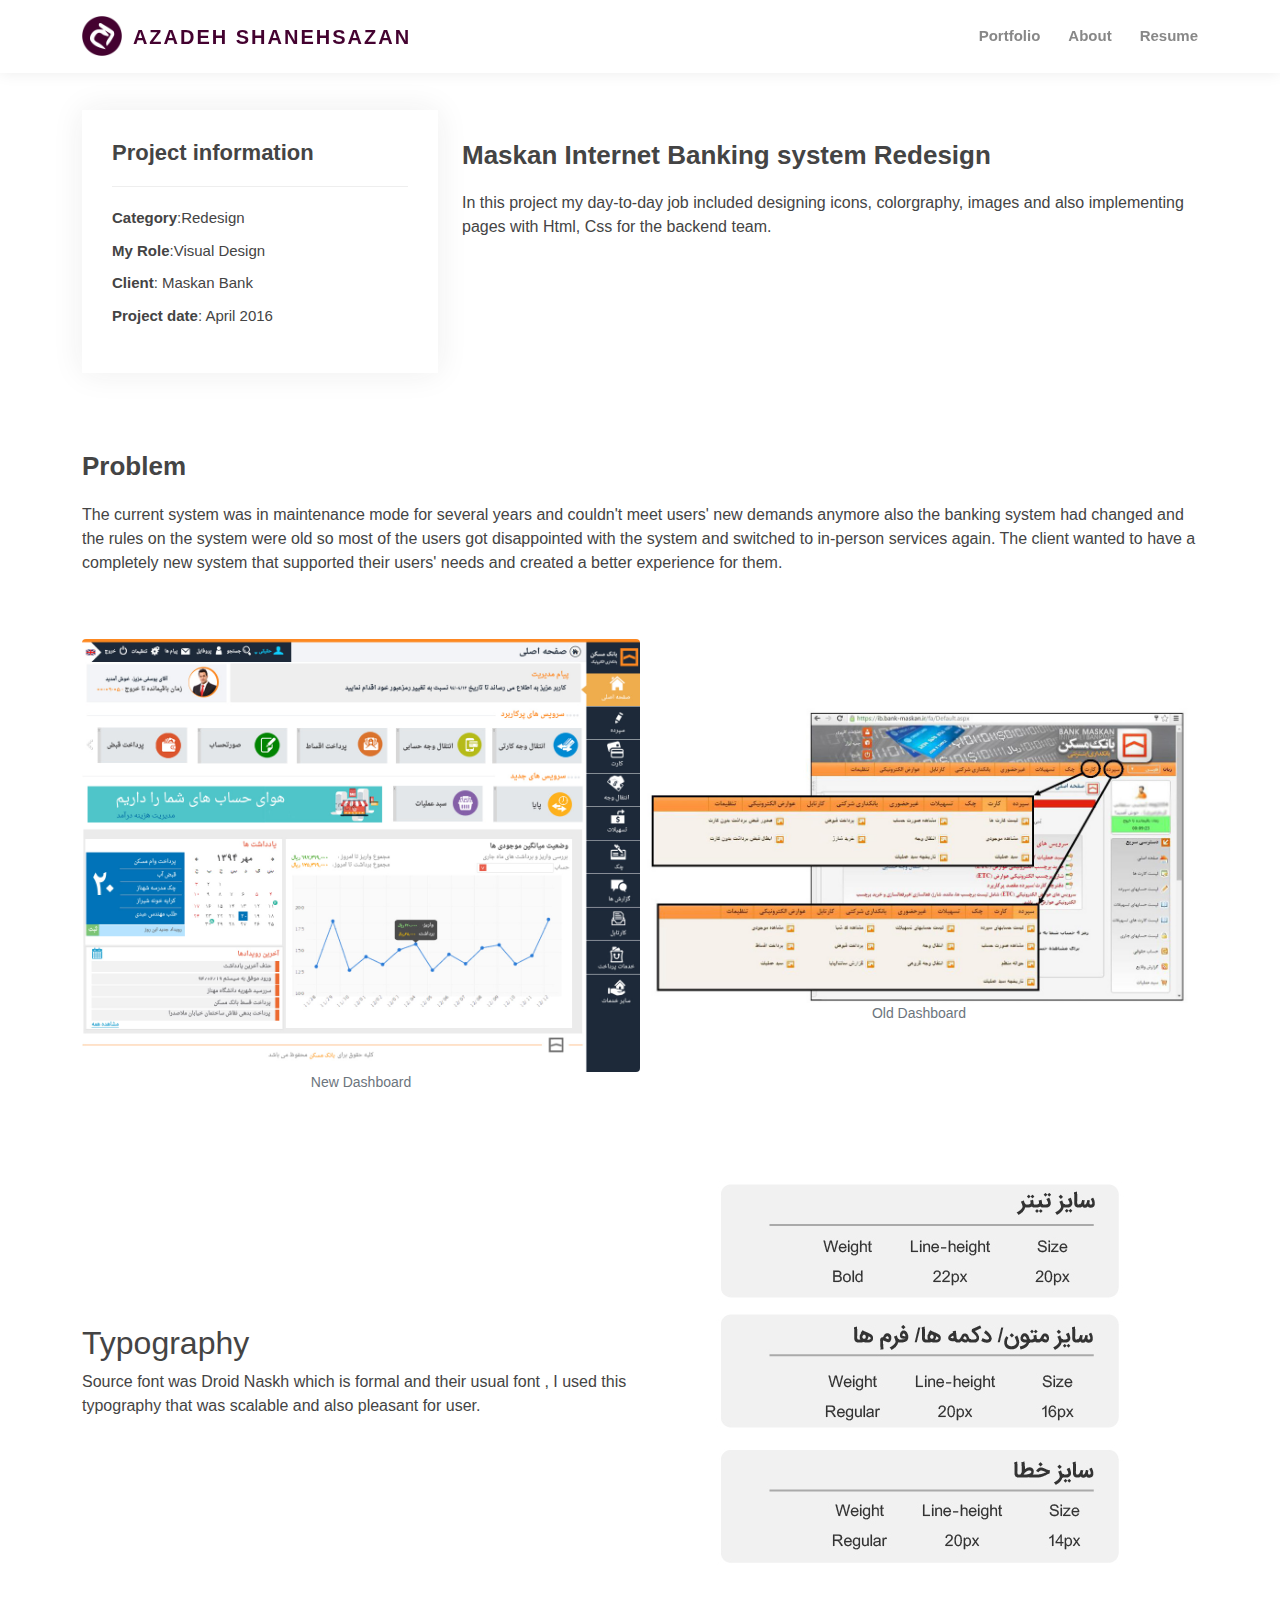
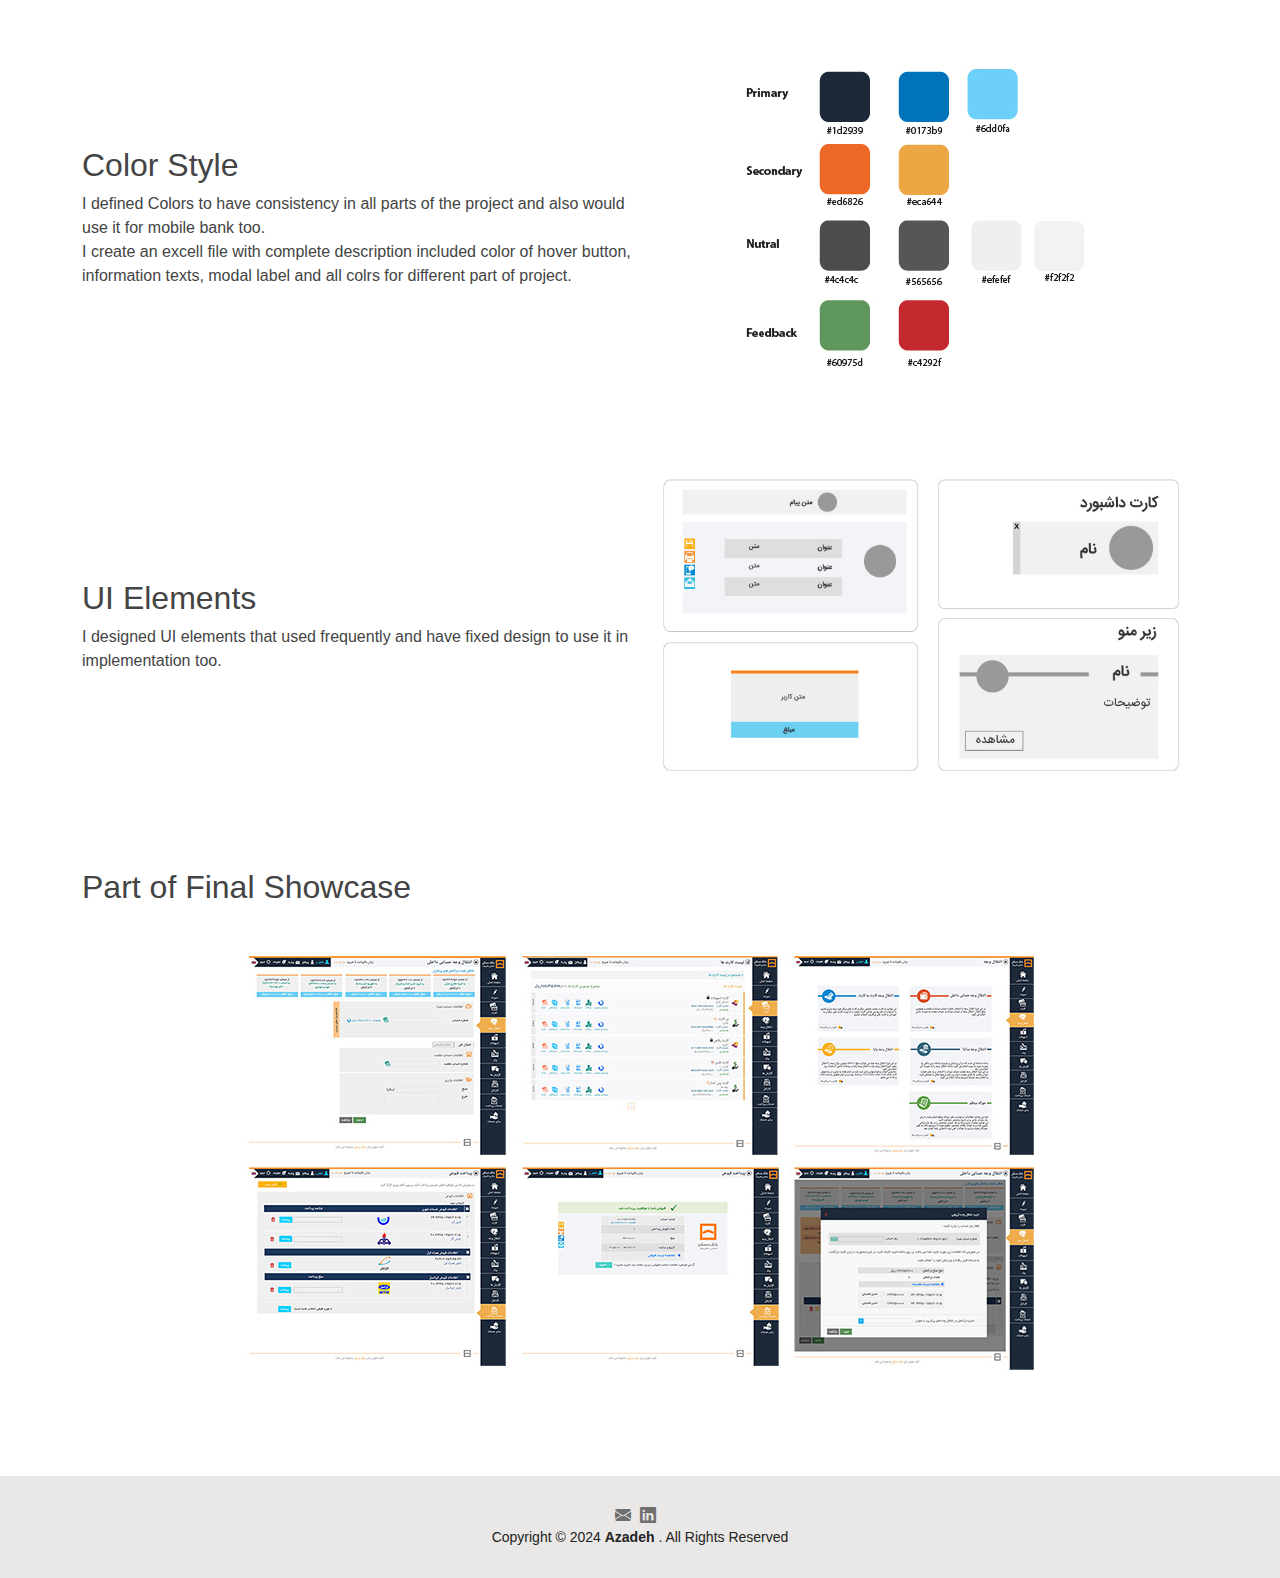
<file: internetbanking.html>
<!DOCTYPE html>
<html lang="en">
  <head>
    <meta charset="utf-8">
    <meta content="width=device-width, initial-scale=1.0" name="viewport">
    <title>Portfolio Details - myket case study</title>
    <meta content="" name="description">
    <meta content="" name="keywords">
    <!-- Favicons -->
    <link href="assets/img/favicon.png" rel="icon">
    <link href="assets/img/apple-touch-icon.png" rel="apple-touch-icon">
    <!-- CSS Files -->
    <link href="assets/vendor/bootstrap/css/bootstrap.min.css" rel="stylesheet">
    <link href="assets/vendor/bootstrap-icons/bootstrap-icons.css" rel="stylesheet">
    <link href="assets/css/style.css" rel="stylesheet">
    <style>
      @media (max-width:991px) {
        .d-block {
          width: 100%;
        }
      }
	   @media (max-width:991px) {
        .d-flex {
          display:block!important;
        }
      }
    </style>
  </head>
  <body>
    <header id="header" class="fixed-top">
      <div class="container d-flex justify-content-between align-items-center">
        <a href="index.html" class="logo">
          <img src="assets/img/logo.png" alt="" class="img-fluid">
		<span class="typo"> Azadeh Shanehsazan </span>
        </a>
        <nav id="navbar" class="navbar order-last order-lg-0">
          <ul>
            <li>
              <a href="index.html">Portfolio</a>
            </li>
            <li>
              <a href="about.html">About</a>
            </li>
            <li>
              <a href="assets/AzadehShanesazanResume.pdf">Resume</a>
            </li>
          </ul>
          <i class="bi bi-list mobile-nav-toggle"></i>
        </nav>
        <!-- .navbar -->
      </div>
    </header>
    <!-- End Header -->
    <main id="main">
      <!-- ======= Portfolio Details Section ======= -->
      <section id="portfolio-details" class="portfolio-details">
        <div class="container">
          <div class="row gy-4">
            <div class="col-lg-4">
              <div class="portfolio-info">
                <h3>Project information</h3>
                <ul>
                  <li>
                    <strong>Category</strong>:Redesign
                  </li>
			<li>
                    <strong>My Role</strong>:Visual Design
                  </li>
                  <li>
                    <strong>Client</strong>: Maskan Bank
                  </li>
                  <li>
                    <strong>Project date</strong>: April 2016
                  </li>
                </ul>
              </div>
            </div>
            <div class="col-lg-8">
              <div class="portfolio-description">
                <h2>Maskan Internet Banking system Redesign</h2>
                <p> In this project my day-to-day job included designing icons, colorgraphy, images and also implementing pages with Html, Css for the backend team.</p>
              </div>
            </div>
          </div>
        </div>
        <div class="container">
          <div class="row">
            <div class="col">
              <div class="portfolio-description">
                <br>
                <br>
                <h2>Problem</h2>
                <p>
				The current system was in maintenance mode for several years and couldn't meet users' new demands anymore also the banking system had changed and the rules on the system were old so most of the users got disappointed with the system and switched to in-person services again. The client wanted to have a completely new system that supported their users' needs and created a better experience for them.
				</p>
             </div>
			 <br><br>
			  <div class="d-flex align-items-center">
			 <div class="col-xs-12 col-sm-6">
			 <figure class="figure d-block">
                   <img src="assets/img/portfolio/ib-home.jpg" class="img-fluid rounded mx-auto d-block" alt="new">
				   <figcaption class="figure-caption text-center">New Dashboard</figcaption>
                </figure>
			 </div>
			  <div class="col-xs-12 col-sm-6">
			 <figure class="figure d-block">
                   <img src="assets/img/portfolio/ib1.jpg" class="img-fluid rounded mx-auto d-block" alt="old">
				   <figcaption class="figure-caption text-center">Old Dashboard</figcaption>
                </figure>
			 </div>
			 </div>
			  <br><br>
			 <div class="d-flex align-items-center">
			 <div class="col-xs-12 col-sm-6">
			 <h2>Typography</h2>
			 <p>
			 Source font was Droid Naskh which is formal and their usual font , I used this typography that was scalable and also pleasant for user.
			 </p>
			 </div>
			  <div class="col-xs-12 col-sm-6">
			 <figure class="figure d-block">
                  <img src="assets/img/portfolio/ib-size.jpg" class="img-fluid rounded mx-auto d-block" alt="new design">
                </figure>
			 </div>
			 </div>
                <br><br>
				 <div class="d-flex align-items-center">
			 <div class="col-xs-12 col-sm-6">
			 <h2>Color Style</h2>
			 <p>
			I defined Colors to have consistency in all parts of the project and also would use it for mobile bank too.<br>
			I create an excell file with complete description included color of hover button, information texts, modal label and all colrs for different part of project.
			 </p>
			 </div>
			  <div class="col-xs-12 col-sm-6">
			 <figure class="figure d-block">
                  <img src="assets/img/portfolio/ib-color.jpg" class="img-fluid rounded mx-auto d-block" alt="new design">
                </figure>
			 </div>
			 </div>
                <br><br>
				 <div class="d-flex align-items-center">
			 <div class="col-xs-12 col-sm-6">
			 <h2>UI Elements</h2>
			 <p>
			 I designed UI elements that used frequently and have fixed design to use it in implementation too.
			 </p>
			 </div>
			  <div class="col-xs-12 col-sm-6">
			 <figure class="figure d-block">
                  <img src="assets/img/portfolio/ib-ui.jpg" class="img-fluid rounded mx-auto d-block" alt="new design">
                </figure>
			 </div>
			 </div>
                <br><br>
				<h2>
				Part of Final Showcase
				<br><br>
				</h2>
				<figure class="figure d-block">
                  <img src="assets/img/portfolio/release.jpg" class="figure-img rounded mx-auto d-block" alt="new design">
                </figure>
				<br>
              </div>
            </div>
          </div>
        </div>
      </section>
      <!-- End Portfolio Details Section -->
    </main>
    <!-- End #main -->
    <div id="preloader"></div>
    <a href="#" class="back-to-top d-flex align-items-center justify-content-center">
      <i class="bi bi-arrow-up-short"></i>
    </a>
    <footer id="footer">
      <div class="container">
        <div class="header-social-links">
          <a href="mailto:a.shanesazan@gmail.com">
            <i class="bi bi-envelope-fill"></i>
          </a>
          <a href="https://www.linkedin.com/in/azadeh-shanehsazan-336a2a6b" class="linkedin">
            <i class="bi bi-linkedin"></i>
          </a>
        </div>
        <div class="copyright"> Copyright © 2024 <strong>
            <span>Azadeh</span>
          </strong>. All Rights Reserved </div>
      </div>
    </footer>
    <!-- JS Files -->
    <script src="assets/vendor/bootstrap/js/bootstrap.bundle.min.js"></script>
    <script src="assets/js/main.js"></script>
  </body>
</html>
</file>
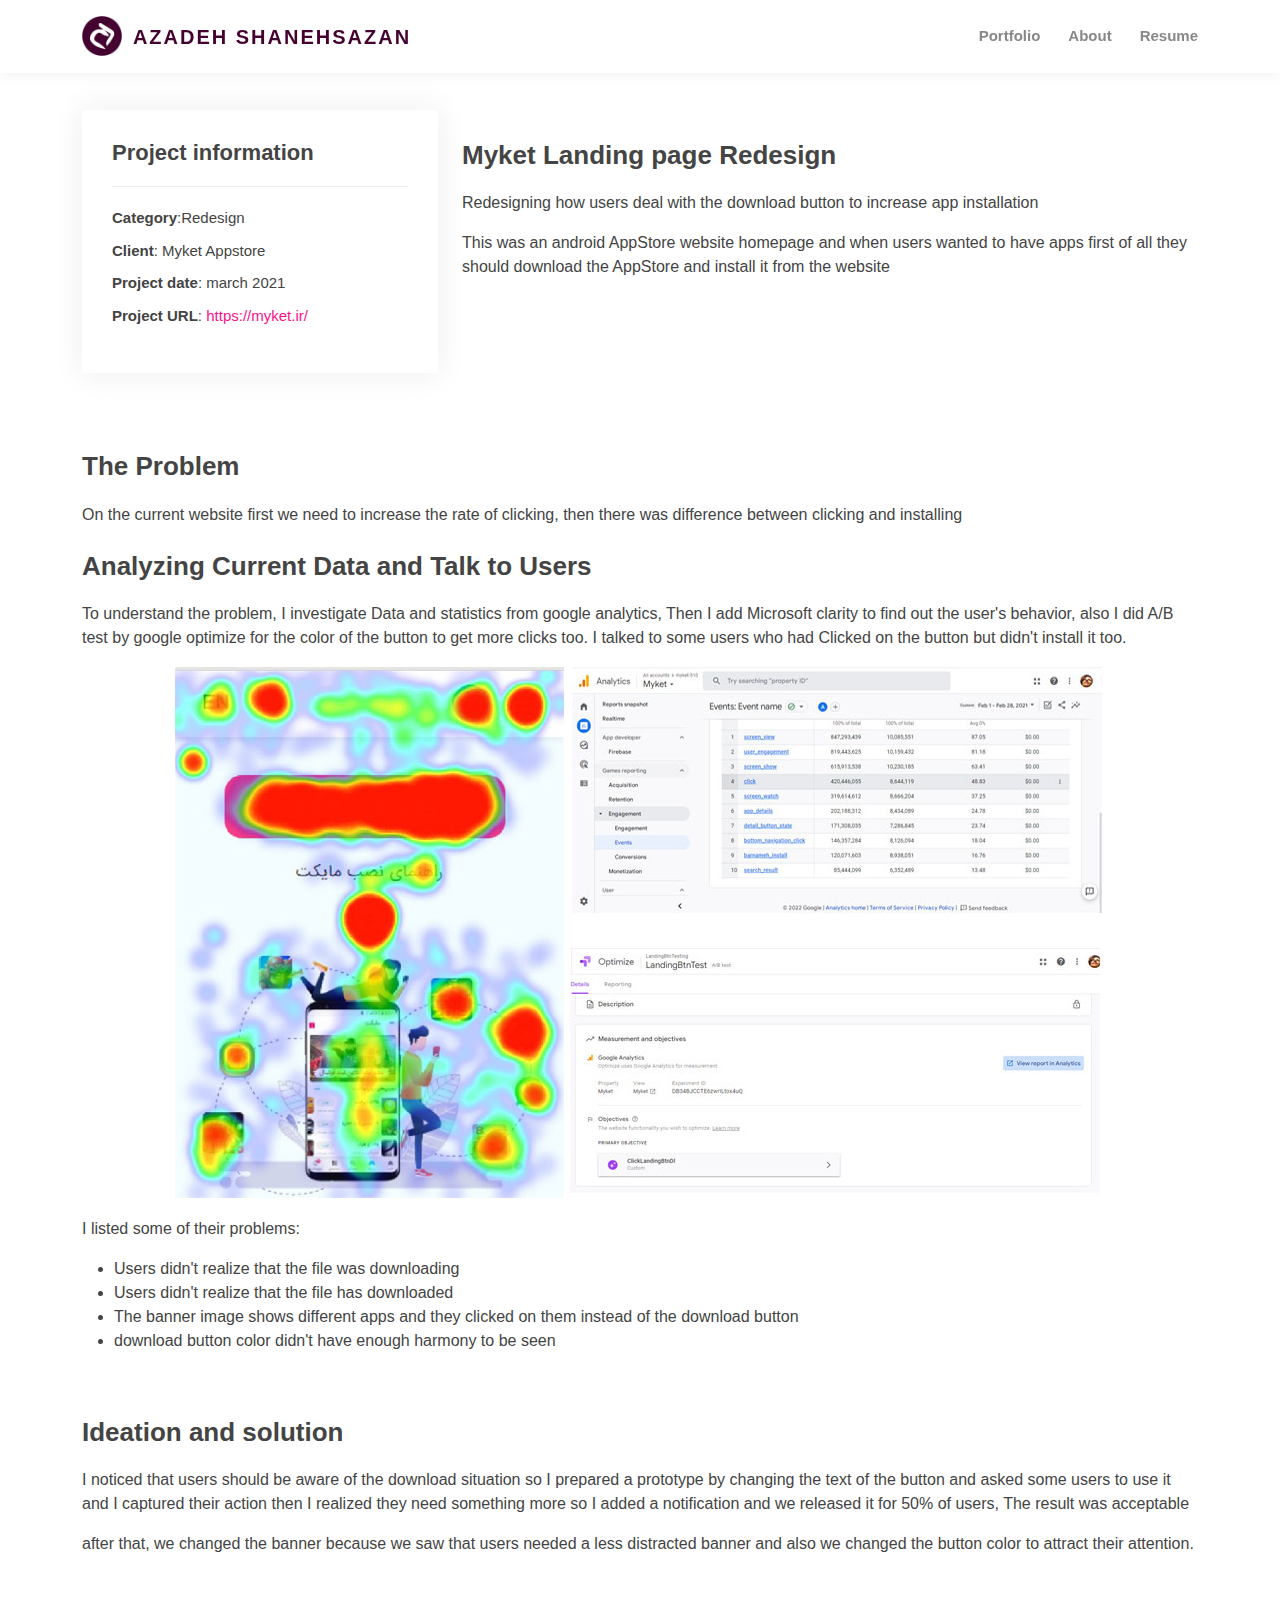
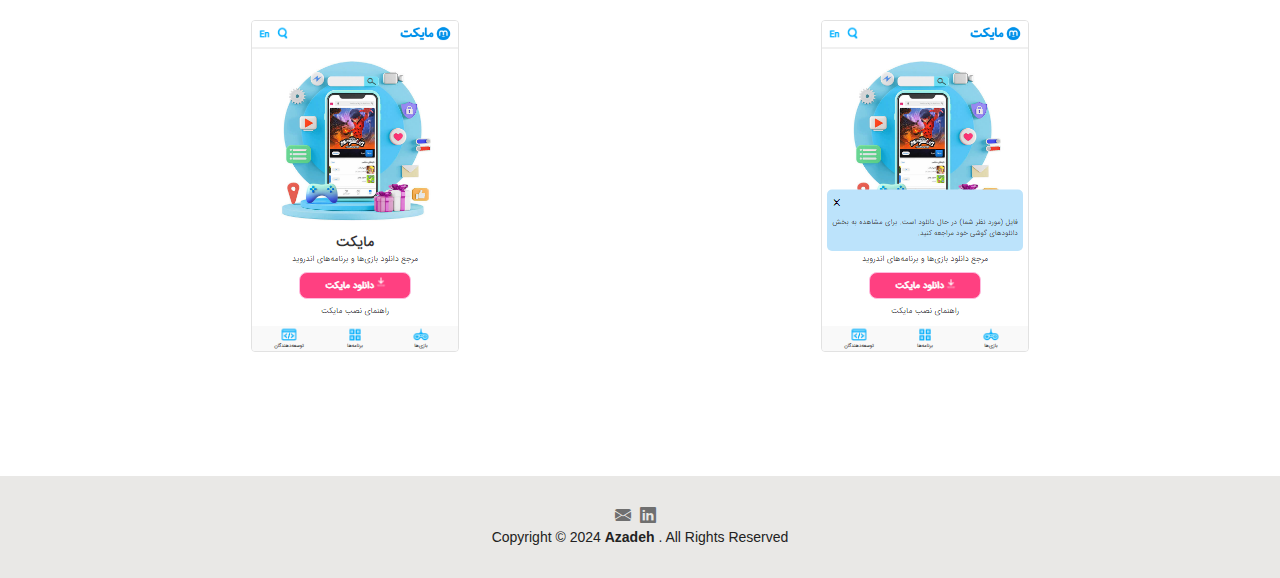
<file: myket-landingcasestudy.html>
<!DOCTYPE html>
<html lang="en">
  <head>
    <meta charset="utf-8">
    <meta content="width=device-width, initial-scale=1.0" name="viewport">
    <title>Portfolio Details - Case Study</title>
    <meta content="" name="description">
    <meta content="" name="keywords">
    <!-- Favicons -->
    <link href="assets/img/favicon.png" rel="icon">
    <link href="assets/img/apple-touch-icon.png" rel="apple-touch-icon">
    <!-- CSS Files -->
    <link href="assets/vendor/bootstrap/css/bootstrap.min.css" rel="stylesheet">
    <link href="assets/vendor/bootstrap-icons/bootstrap-icons.css" rel="stylesheet">
    <link href="assets/css/style.css" rel="stylesheet">
    <style>
      @media (max-width:991px) {
        .d-block {
          width: 100%;
        }
      }
    </style>
  </head>
  <body>
    <header id="header" class="fixed-top">
      <div class="container d-flex justify-content-between align-items-center">
        <a href="index.html" class="logo">
          <img src="assets/img/logo.png" alt="" class="img-fluid">
          <span class="typo"> Azadeh Shanehsazan </span>
        </a>
        <nav id="navbar" class="navbar order-last order-lg-0">
          <ul>
            <li>
              <a href="index.html">Portfolio</a>
            </li>
            <li>
              <a href="about.html">About</a>
            </li>
            <li>
              <a href="assets/AzadehShanesazanResume.pdf">Resume</a>
            </li>
          </ul>
          <i class="bi bi-list mobile-nav-toggle"></i>
        </nav>
        <!-- .navbar -->
      </div>
    </header>
    <!-- End Header -->
    <!-- End Header -->
    <main id="main">
      <!-- ======= Portfolio Details Section ======= -->
      <section id="portfolio-details" class="portfolio-details">
        <div class="container">
          <div class="row gy-4">
            <div class="col-lg-4">
              <div class="portfolio-info">
                <h3>Project information</h3>
                <ul>
                  <li>
                    <strong>Category</strong>:Redesign
                  </li>
                  <li>
                    <strong>Client</strong>: Myket Appstore
                  </li>
                  <li>
                    <strong>Project date</strong>: march 2021
                  </li>
                  <li>
                    <strong>Project URL</strong>: <a href="https://developer.myket.ir/" target="_blank">https://myket.ir/</a>
                  </li>
                </ul>
              </div>
            </div>
            <div class="col-lg-8">
              <div class="portfolio-description">
                <h2>Myket Landing page Redesign</h2>
                <p> Redesigning how users deal with the download button to increase app installation </p>
                <p> This was an android AppStore website homepage and when users wanted to have apps first of all they should download the AppStore and install it from the website </p>
              </div>
            </div>
          </div>
        </div>
        <div class="container">
          <div class="row">
            <div class="col">
              <div class="portfolio-description">
                <br>
                <br>
                <h2>The Problem</h2> On the current website first we need to increase the rate of clicking, then there was difference between clicking and installing 
                <br>
                <br>
                <h2>Analyzing Current Data and Talk to Users</h2>
                <p> To understand the problem, I investigate Data and statistics from google analytics, Then I add Microsoft clarity to find out the user's behavior, also I did A/B test by google optimize for the color of the button to get more clicks too. I talked to some users who had Clicked on the button but didn't install it too. </p>
                <figure class="figure d-block">
                  <img src="assets/img/portfolio/study.jpg" class="figure-img rounded mx-auto d-block" alt="case">
                </figure>
                <p> I listed some of their problems:</p>
                <ul>
                  <li> Users didn't realize that the file was downloading </li>
                  <li> Users didn't realize that the file has downloaded </li>
                  <li> The banner image shows different apps and they clicked on them instead of the download button </li>
                  <li> download button color didn't have enough harmony to be seen </li>
                </ul>                
                <br>
                <br>
                <h2> Ideation and solution </h2>
                <p> I noticed that users should be aware of the download situation so I prepared a prototype by changing the text of the button and asked some users to use it and I captured their action then I realized they need something more so I added a notification and we released it for 50% of users, The result was acceptable </p>
                <p> after that, we changed the banner because we saw that users needed a less distracted banner and also we changed the button color to attract their attention.
                </p>
                  <br>
                  <br>
                <div class="row">
                  <div class="col">
                    <figure class="figure d-block">
                      <img src="assets/img/portfolio/finalresult.png" class="figure-img rounded mx-auto d-block" alt="finalresult" style="border:1px solid #e2e2e2">
                    </figure>
                  </div>
                  <div class="col">
                    <figure class="figure d-block">
                      <img src="assets/img/portfolio/finalresult2.png" class="figure-img rounded mx-auto d-block" alt="finalresult2" style="border:1px solid #e2e2e2">
                    </figure>
                  </div>
                </div>
                <br>
                <br>
              </div>
            </div>
          </div>
        </div>
      </section>
      <!-- End Portfolio Details Section -->
    </main>
    <!-- End #main -->
    <div id="preloader"></div>
    <a href="#" class="back-to-top d-flex align-items-center justify-content-center">
      <i class="bi bi-arrow-up-short"></i>
    </a>
    <footer id="footer">
      <div class="container">
        <div class="header-social-links">
          <a href="mailto:a.shanesazan@gmail.com">
            <i class="bi bi-envelope-fill"></i>
          </a>
          <a href="https://www.linkedin.com/in/azadeh-shanehsazan-336a2a6b" class="linkedin">
            <i class="bi bi-linkedin"></i>
          </a>
        </div>
        <div class="copyright"> Copyright © 2024 <strong>
            <span>Azadeh</span>
          </strong>. All Rights Reserved </div>
      </div>
    </footer>
    <!-- JS Files -->
    <script src="assets/vendor/bootstrap/js/bootstrap.bundle.min.js"></script>
    <script src="assets/js/main.js"></script>
  </body>
</html>
</file>
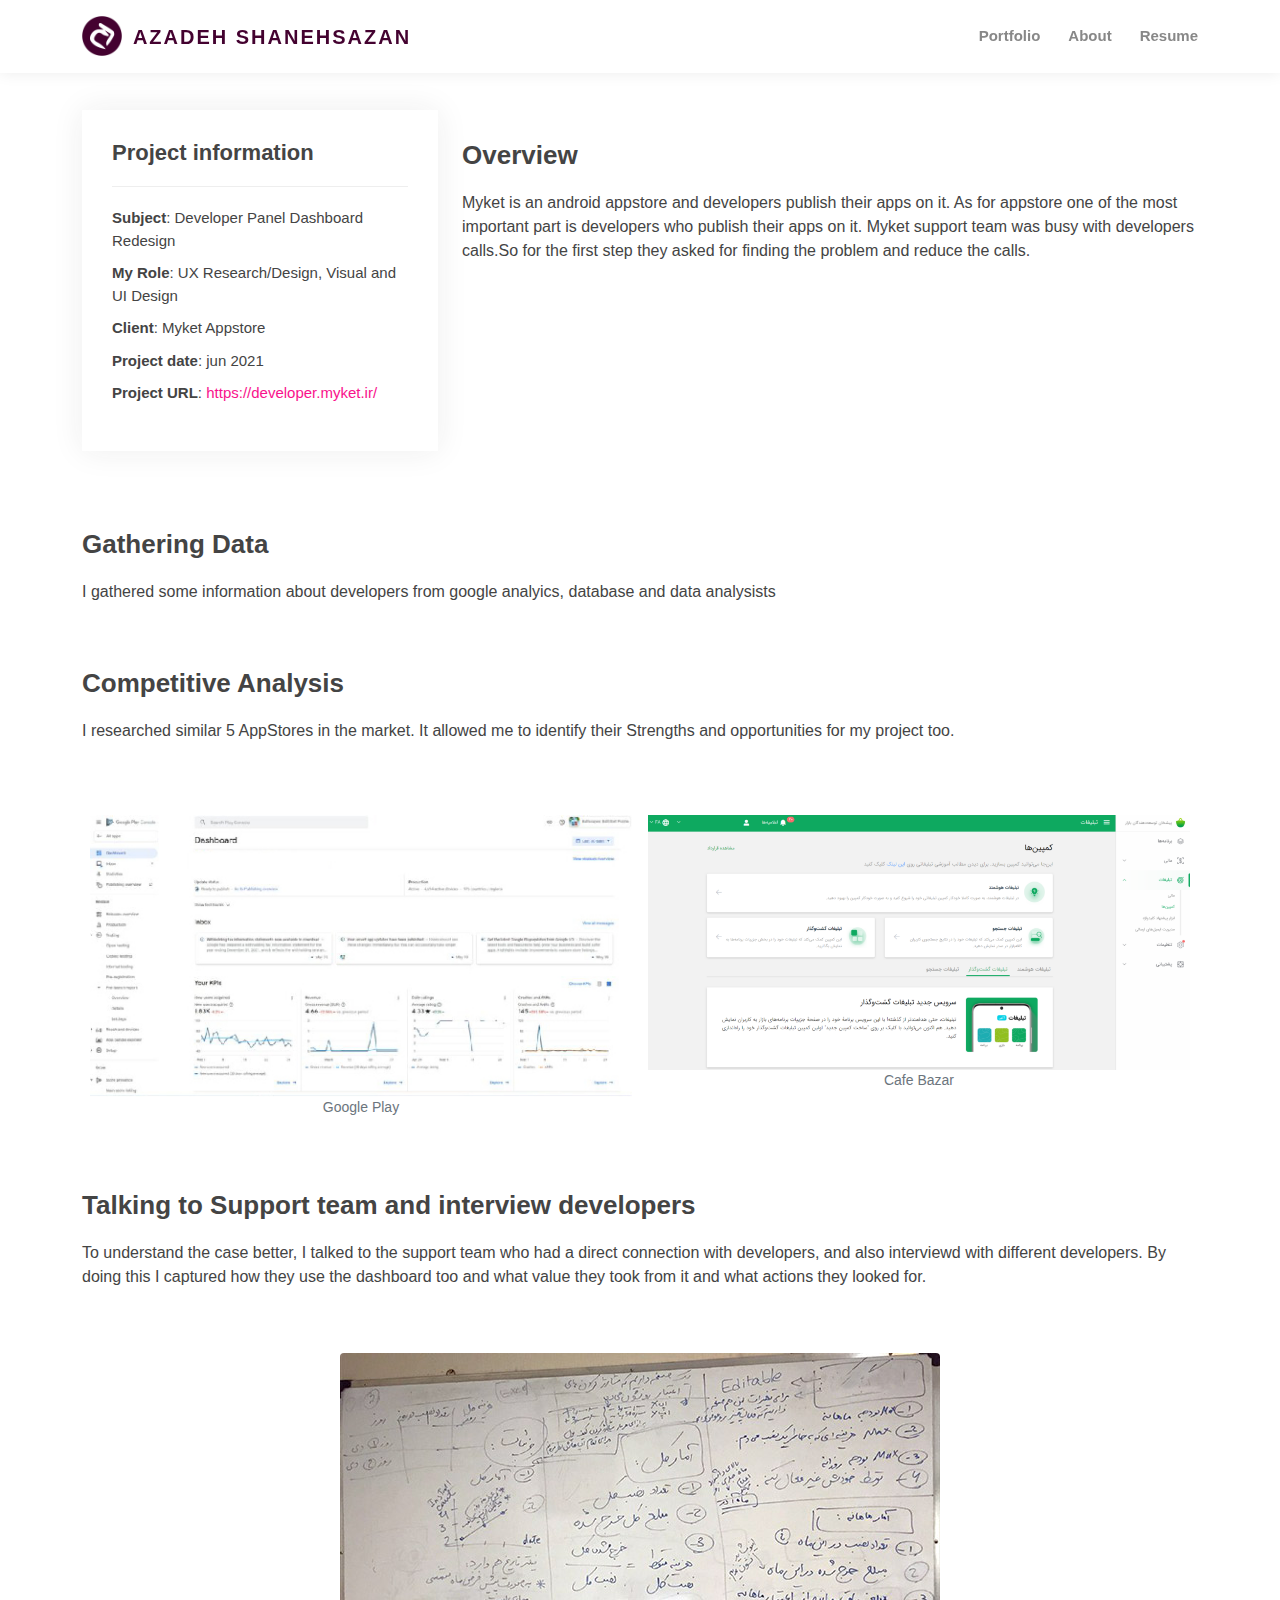
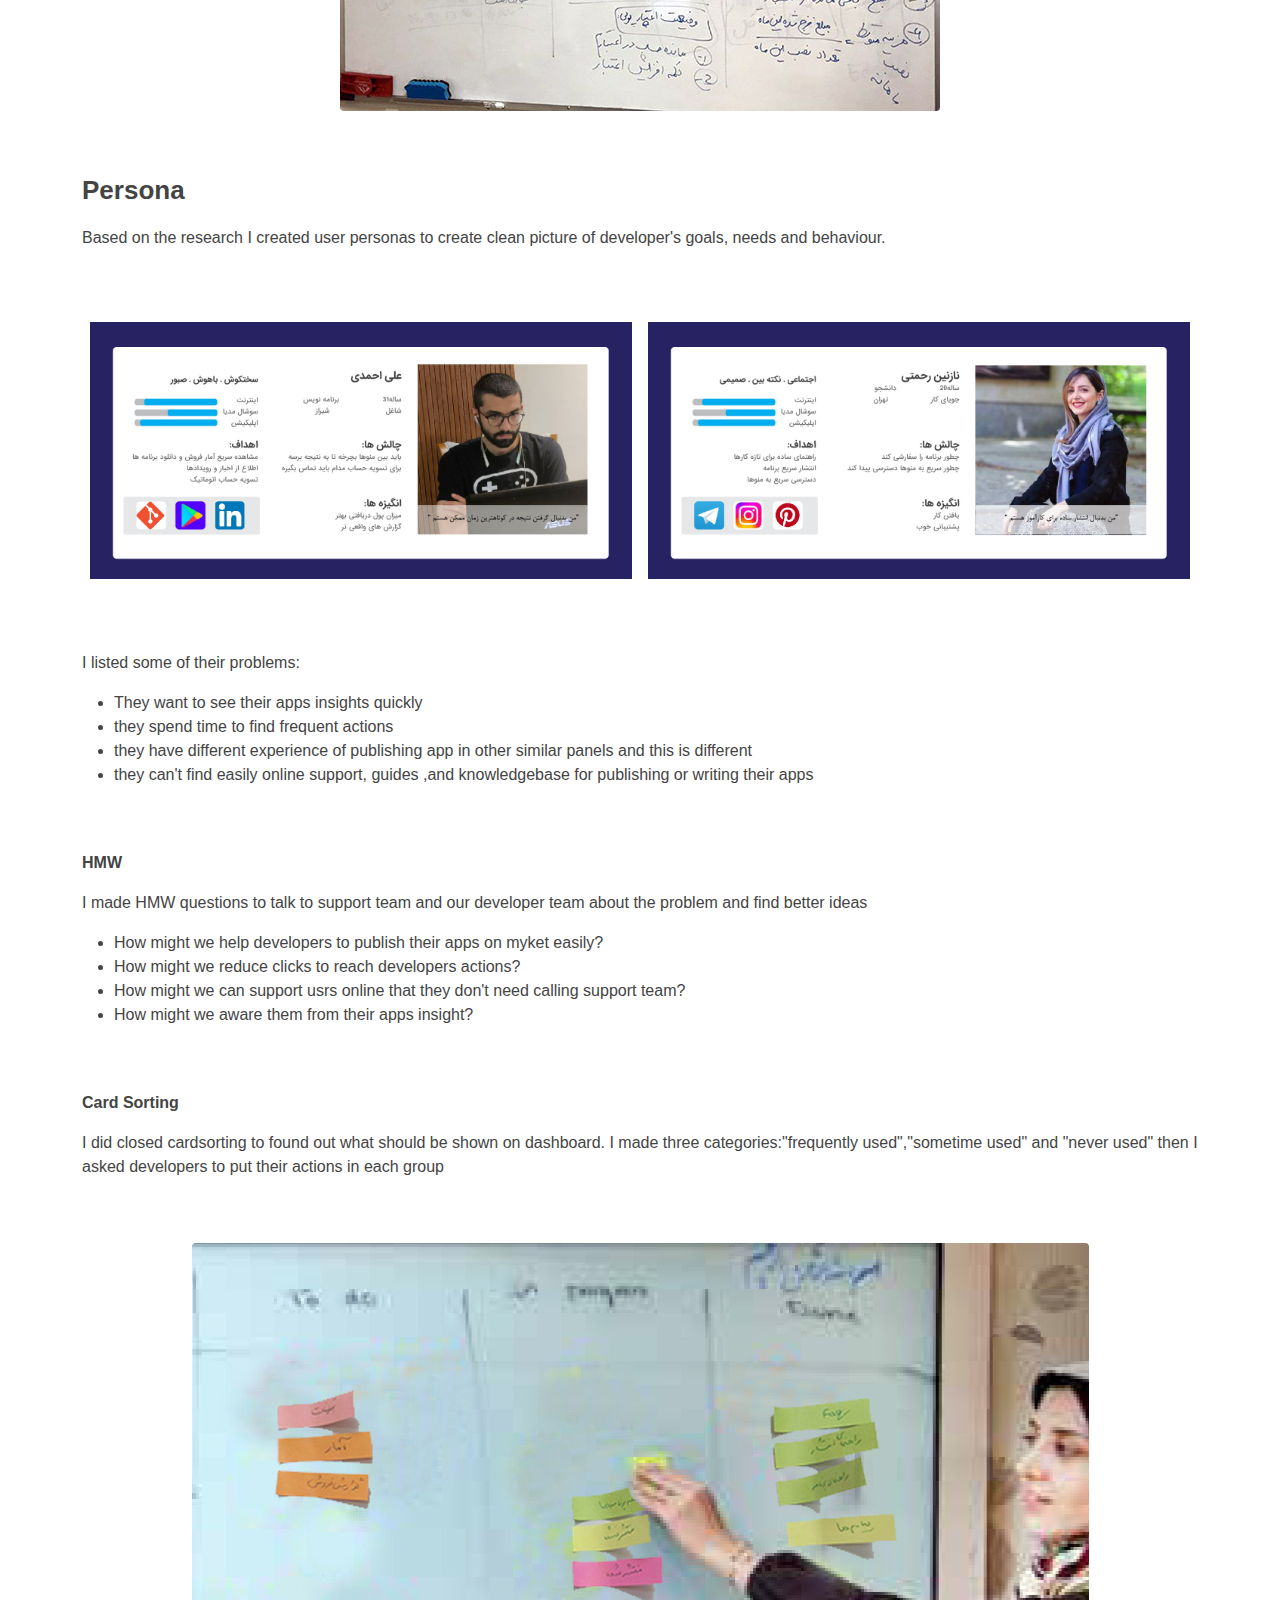
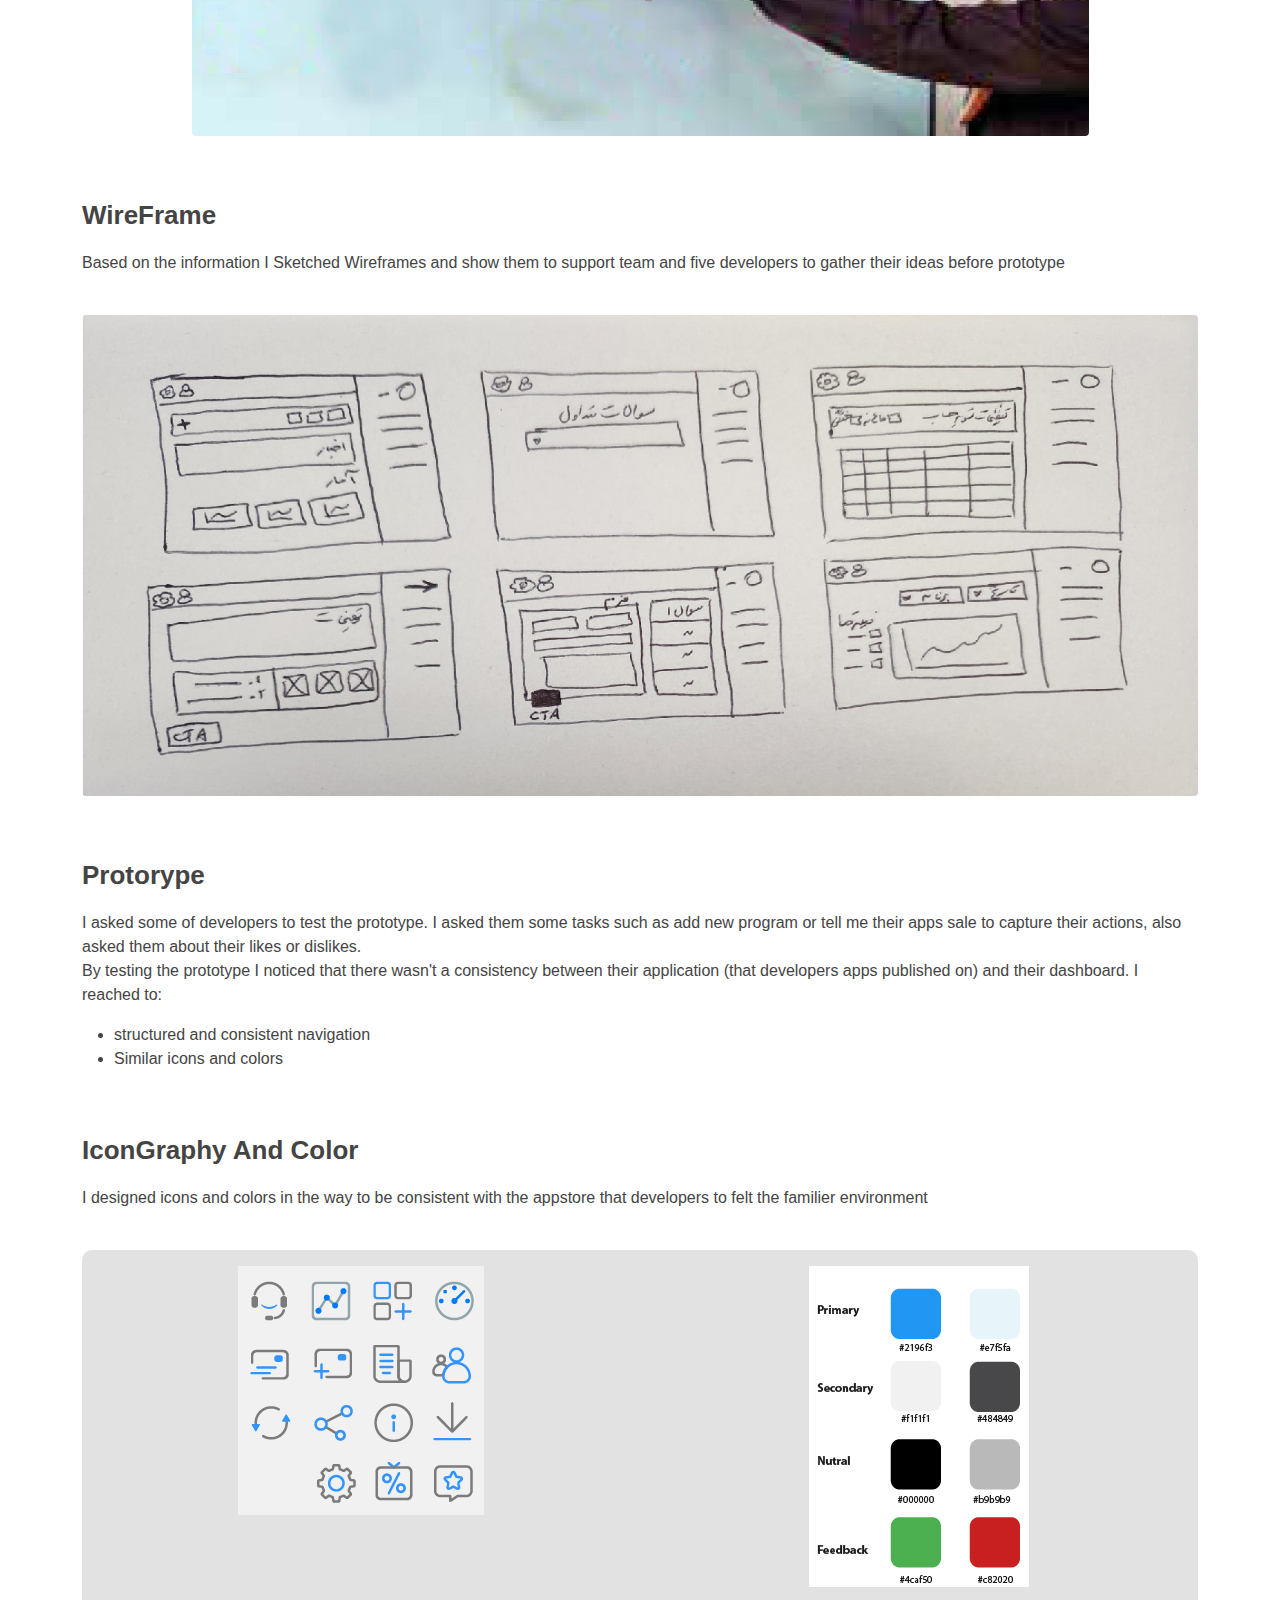
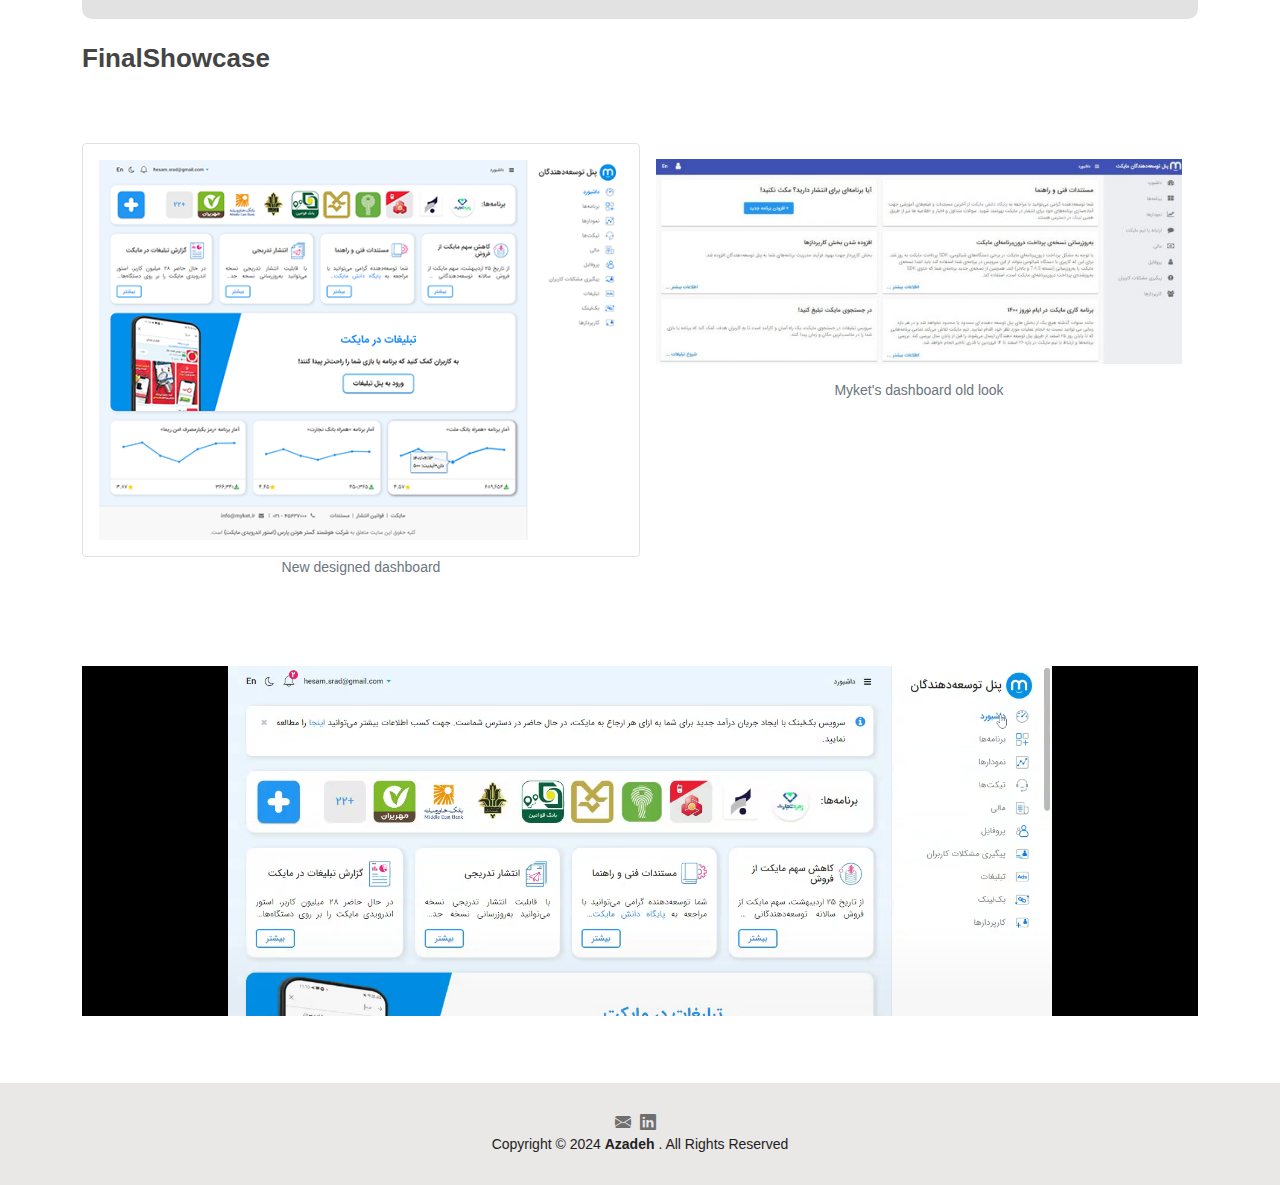
<file: myketcasestudy.html>
<!DOCTYPE html>
<html lang="en">
  <head>
    <meta charset="utf-8">
    <meta content="width=device-width, initial-scale=1.0" name="viewport">
    <title>Portfolio Details - myket case study</title>
    <meta content="" name="description">
    <meta content="" name="keywords">
    <!-- Favicons -->
    <link href="assets/img/favicon.png" rel="icon">
    <link href="assets/img/apple-touch-icon.png" rel="apple-touch-icon">
    <!-- CSS Files -->
    <link href="assets/vendor/bootstrap/css/bootstrap.min.css" rel="stylesheet">
    <link href="assets/vendor/bootstrap-icons/bootstrap-icons.css" rel="stylesheet">
    <link href="assets/css/style.css" rel="stylesheet">
    <style>
      @media (max-width:991px) {
        .d-block {
          width: 100%;
        }
      }
	  @media (max-width:991px) {
        .d-flex {
          display:block!important;
        }
      }
	  
    </style>
  </head>
  <body>
    <header id="header" class="fixed-top">
      <div class="container d-flex justify-content-between align-items-center">
        <a href="index.html" class="logo">
          <img src="assets/img/logo.png" alt="" class="img-fluid">
		<span class="typo"> Azadeh Shanehsazan </span>
        </a>
        <nav id="navbar" class="navbar order-last order-lg-0">
          <ul>
            <li>
              <a href="index.html">Portfolio</a>
            </li>
            <li>
              <a href="about.html">About</a>
            </li>
            <li>
              <a href="assets/AzadehShanesazanResume.pdf">Resume</a>
            </li>
          </ul>
          <i class="bi bi-list mobile-nav-toggle"></i>
        </nav>
        <!-- .navbar -->
      </div>
    </header>
    <!-- End Header -->
    <main id="main">
      <!-- ======= Portfolio Details Section ======= -->
      <section id="portfolio-details" class="portfolio-details">
        <div class="container">
          <div class="row gy-4">
            <div class="col-lg-4">
              <div class="portfolio-info">
                <h3>Project information</h3>
                <ul>
				<li>
                    <strong>Subject</strong>: Developer Panel Dashboard Redesign
                  </li>
                  <li>
                    <strong>My Role</strong>: UX Research/Design, Visual and UI Design 
                  </li>
                  <li>
                    <strong>Client</strong>: Myket Appstore
                  </li>
                  <li>
                    <strong>Project date</strong>: jun 2021
                  </li>
                  <li>
                    <strong>Project URL</strong>: <a href="https://developer.myket.ir/" target="_blank">https://developer.myket.ir/</a>
                  </li>
                </ul>
              </div>
            </div>
            <div class="col-lg-8">
              <div class="portfolio-description">
                <h2>Overview</h2>
				<p>Myket is an android appstore and developers publish their apps on it. As for appstore one of the most important part is developers who publish their apps on it. Myket support team was busy with developers calls.So for the first step they asked for finding the problem and reduce the calls.
              </div>
            </div>
          </div>
        </div>
        <div class="container">
          <div class="row">
            <div class="col">
              <div class="portfolio-description">
                <br>
                <br>
				<h2> Gathering Data </h2>
				<p>I gathered some information about developers from google analyics, database and data analysists</p>
		      <br>
                <br>
				<h2>Competitive Analysis</h2>
				<p>
				I researched similar 5 AppStores in the market. It allowed me to identify their Strengths and opportunities for my project too.
				</p>
				<br><br>
				<div class="d-flex">
				<div class="col-sm-6 col-xs-12 p-2">
				 <figure class="figure d-block">
                  <img src="assets/img/portfolio/gp.jpg" class="img-rounded img-fluid">
                  <figcaption class="figure-caption text-center">Google Play</figcaption>
                </figure>
				
				</div>
				<div class="col-sm-6 col-xs-12 p-2">
				 <figure class="figure d-block">
                  <img src="assets/img/portfolio/bazaar.png" class="img-rounded img-fluid">
                  <figcaption class="figure-caption text-center">Cafe Bazar</figcaption>
                </figure>
				
				</div>
				</div>
				<br><br>
                <h2>Talking to Support team and interview developers</h2>
                <p>To understand the case better, I talked to the support team who had a direct connection with developers, and also interviewd with different developers. By doing this I captured how they use the dashboard too and what value they took from it and what actions they looked for.</p>
				<br><br>
			   <figure class="figure d-block">
                  <img src="assets/img/portfolio/talk.jpg" class="figure-img rounded mx-auto d-block" alt="talk">
				  <caption>
                </figure>
				<br><br>
                <h2>Persona</h2>
                <p>Based on the research I created user personas to create clean picture of developer's goals, needs and behaviour.</p>
				<br><br>
				<div class="d-flex">
				<div class="col-sm-6 col-xs-12 p-2">
				 <figure class="figure d-block">
                  <img src="assets/img/portfolio/persona1.jpg" class="img-rounded img-fluid">
                </figure>
				
				</div>
				<div class="col-sm-6 col-xs-12 p-2">
				 <figure class="figure d-block">
                  <img src="assets/img/portfolio/persona-2.jpg" class="img-rounded img-fluid">
                </figure>
				
				</div>
				</div>
			<br>
                <br>	
                <p> I listed some of their problems: </p>
                <ul>
                  <li> They want to see their apps insights quickly </li>
                  <li> they spend time to find frequent actions </li>
                  <li> they have different experience of publishing app in other similar panels and this is different </li>
                  <li> they can't find easily online support, guides ,and knowledgebase for publishing or writing their apps  </li>
                </ul>
                <br>
                <br>
                <p class="fw-bold">HMW</p>
                <p>I made HMW questions to talk to support team and our developer team about the problem and find better ideas</p>
                <ul>
                  <li> How might we help developers to publish their apps on myket easily? </li>
                  <li> How might we reduce clicks to reach developers actions? </li>
                  <li> How might we can support usrs online that they don't need calling support team? </li>
			<li>How might we aware them from their apps insight?</li>
                </ul>
                <br>
                <br>
				 <p class="fw-bold">Card Sorting</p>
                <p> I did closed cardsorting to found out what should be shown on dashboard. I made three categories:"frequently used","sometime used" and "never used" then I asked developers to put their actions in each group</p>
                <br>
                <br>
				   <figure class="figure d-block">
                  <img src="assets/img/portfolio/card.jpg" class="figure-img rounded mx-auto d-block" alt="card">
                </figure>
				   <br>
                <br>
				<h2>WireFrame</h2>
				<p>Based on the information I Sketched Wireframes and show them to support team and five developers to gather their ideas before prototype
				<br><br>
				 <figure class="figure d-block">
                  <img src="assets/img/portfolio/wireframe.jpg" class="img-fluid rounded mx-auto d-block">
                </figure>
				<br>
                <br>
				<h2>Protorype</h2>
				I asked some of developers to test the prototype. I asked them some tasks such as add new program or tell me their apps sale to capture their actions, also asked them about their likes or dislikes.
                <p>By testing the prototype I noticed that there wasn't a consistency between their application (that developers apps published on) and their dashboard. I reached to:
                </p>
                <ul>
                  <li> structured and consistent navigation </li>
                  <li> Similar icons and colors </li>
                </ul>
               
                <br>
                <br>
                <h2>IconGraphy And Color </h2>               
                <p>
				I designed icons and colors in the way to be consistent with the appstore that developers to felt the familier environment
                <br>
                <br>
				<div class="d-flex" style="background:#e2e2e2; border-radius:10px">
				<div class="col col-sm-6">
                <figure class="figure d-block">
                  <img src="assets/img/portfolio/icons.jpg" class="img-fluid rounded mx-auto d-block p-3" alt="icons">
                </figure>
				</div>
				<div class="col col-sm-6">
				<figure class="figure d-block">
                  <img src="assets/img/portfolio/colors.jpg" class="img-fluid rounded mx-auto d-block p-3" alt="colors">
                </figure>
				</div>
				</div>
				
                <br>
				<h2> FinalShowcase</h2>
                <br>
                <br>
				<div class="d-flex">
				<div class="col-sm-6">
                <figure class="figure d-block">
                  <img src="assets/img/portfolio/newdashboard.png" class="img-fluid rounded mx-auto d-block p-3" alt="newdashboard" style="border:1px solid #e2e2e2">
                  <figcaption class="figure-caption text-center">New designed dashboard</figcaption>
                </figure>
				</div>
				<div class="col-sm-6">
				<figure class="figure d-block">
                  <img src="assets/img/portfolio/olddashboard.jpg" class="img-fluid rounded mx-auto d-block p-3" alt="olddashboard">
                  <figcaption class="figure-caption text-center">Myket's dashboard old look</figcaption>
                </figure>
				</div>
                <br>
                <br>
				</div>
                <br>
                <br>
                <br>
				<div>
				<iframe src="assets/img/portfolio/video.mp4" style="width:100%; height:350px"></iframe>
				 </div>
            </div>
          </div>
        </div>
      </section>
      <!-- End Portfolio Details Section -->
    </main>
    <!-- End #main -->
    <div id="preloader"></div>
    <a href="#" class="back-to-top d-flex align-items-center justify-content-center">
      <i class="bi bi-arrow-up-short"></i>
    </a>
    <footer id="footer">
      <div class="container">
        <div class="header-social-links">
          <a href="mailto:a.shanesazan@gmail.com">
            <i class="bi bi-envelope-fill"></i>
          </a>
          <a href="https://www.linkedin.com/in/azadeh-shanehsazan-336a2a6b" class="linkedin">
            <i class="bi bi-linkedin"></i>
          </a>
        </div>
        <div class="copyright"> Copyright © 2024 
            <span class="fw-bold">Azadeh</span>
          . All Rights Reserved </div>
      </div>
    </footer>
    <!-- JS Files -->
    <script src="assets/vendor/bootstrap/js/bootstrap.bundle.min.js"></script>
    <script src="assets/js/main.js"></script>
  </body>
</html>
</file>
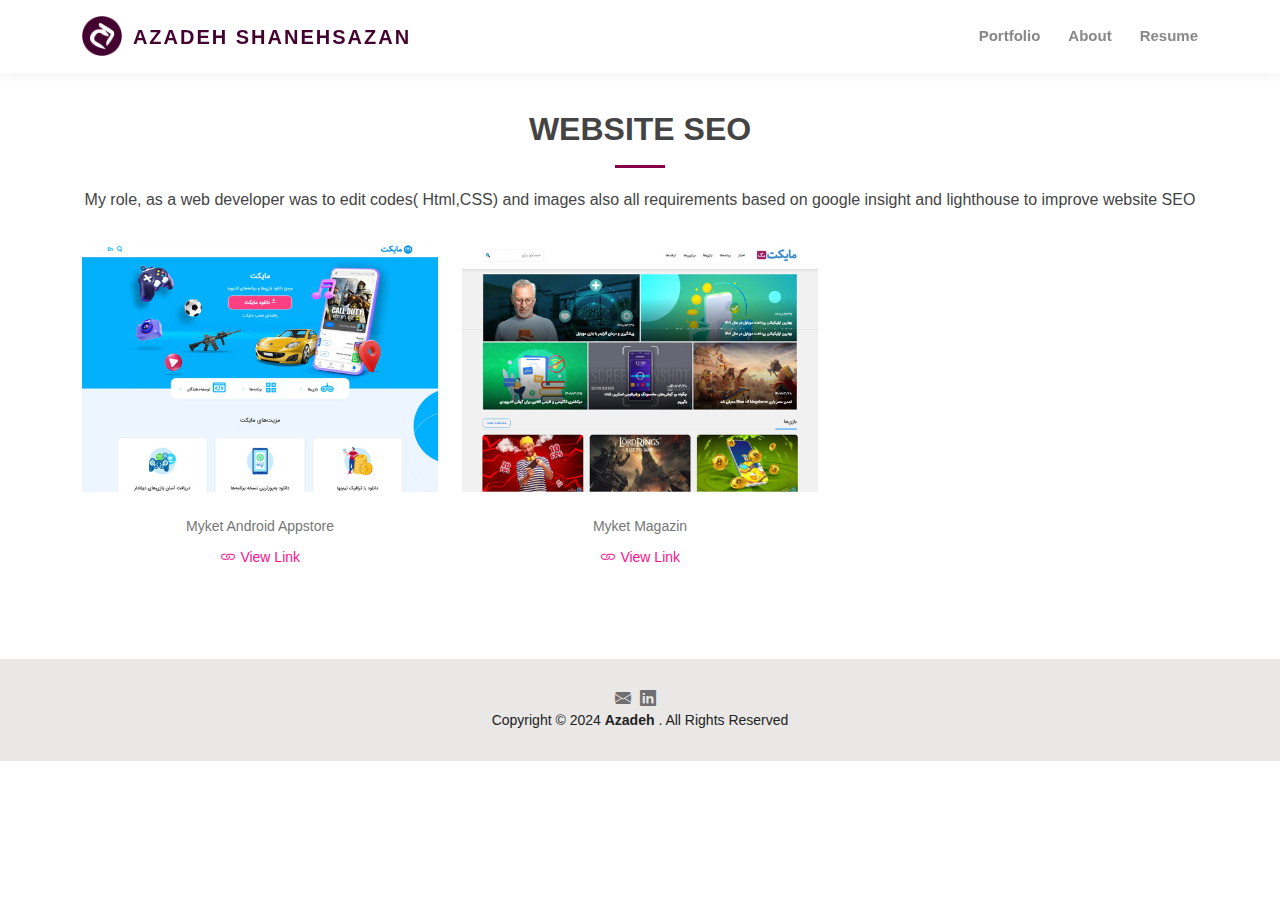
<file: seo.html>
<!DOCTYPE html>
<html lang="en">
  <head>
    <meta charset="utf-8">
    <meta content="width=device-width, initial-scale=1.0" name="viewport">
    <title>Portfolio - seo</title>
    <meta content="" name="description">
    <meta content="" name="keywords">
    <!-- Favicons -->
    <link href="assets/img/favicon.png" rel="icon">
    <link href="assets/img/apple-touch-icon.png" rel="apple-touch-icon">
    <!-- CSS Files -->
    <link href="assets/vendor/bootstrap/css/bootstrap.min.css" rel="stylesheet">
    <link href="assets/vendor/bootstrap-icons/bootstrap-icons.css" rel="stylesheet">
    <link href="assets/css/style.css" rel="stylesheet">
    <style>
      .mt-4 p {
        margin-top: 0;
        margin-bottom: 0.5rem;
        font-size: 14px;
        color: #767676;
      }

      @media (max-width:991px) {
        .d-block {
          width: 100%;
        }
      }
    </style>
  </head>
  <body>
    <!-- ======= Header ======= -->
    <header id="header" class="fixed-top">
      <div class="container d-flex justify-content-between align-items-center">
        <a href="index.html" class="logo">
          <img src="assets/img/logo.png" alt="" class="img-fluid">
          <span class="typo"> Azadeh Shanehsazan </span>
        </a>
        <nav id="navbar" class="navbar order-last order-lg-0">
          <ul>
            <li>
              <a href="index.html">Portfolio</a>
            </li>
            <li>
              <a href="about.html">About</a>
            </li>
            <li>
              <a href="assets/AzadehShanesazanResume.pdf">Resume</a>
            </li>
          </ul>
          <i class="bi bi-list mobile-nav-toggle"></i>
        </nav>
        <!-- .navbar -->
      </div>
    </header>
    <!-- End Header -->
    <main id="main">
      <!-- ======= Portfolio Section ======= -->
      <section id="portfolio" class="portfolio">
        <div class="container" data-aos="fade-up">
          <div class="section-title">
            <h2>Website SEO</h2>
            <p>My role, as a web developer was to edit codes( Html,CSS) and images also all requirements based on google insight and lighthouse to improve website SEO</p>
          </div>
          <div class="row portfolio-container" data-aos="fade-up" data-aos-delay="200">
            <div class="col-lg-4 col-md-6 portfolio-item">
              <div class="portfolio-wrap">
                <img src="assets/img/webdesign/myket.jpg" class="img-fluid" alt="myket-seo">
              </div>
              <div class="text-center mt-4">
                <p>Myket Android Appstore</p>
                <a href="https://myket.ir" target="_blank">
                  <i class="bi bi-link"></i>
                  <small>View Link</small>
                </a>
              </div>
            </div>
            <div class="col-lg-4 col-md-6 portfolio-item">
              <div class="portfolio-wrap">
                <img src="assets/img/wordpress/mag.jpg" class="img-fluid" alt="mag-seo">
              </div>
              <div class="text-center mt-4">
                <p>Myket Magazin</p>
                <a href="https://myket.ir/mag" class="" target="_blank">
                  <i class="bi bi-link"></i>
                  <small>View Link</small>
                </a>
              </div>
            </div>
          </div>
        </div>
      </section>
      <!-- End Portfolio Section -->
    </main>
    <!-- End #main -->
    <!-- ======= Footer ======= -->
    <footer id="footer">
      <div class="container">
        <div class="header-social-links">
          <a href="mailto:a.shanesazan@gmail.com">
            <i class="bi bi-envelope-fill"></i>
          </a>
          <a href="https://www.linkedin.com/in/azadeh-shanehsazan-336a2a6b" class="linkedin">
            <i class="bi bi-linkedin"></i>
          </a>
        </div>
        <div class="copyright"> Copyright © 2024 <strong>
            <span>Azadeh</span>
          </strong>. All Rights Reserved </div>
      </div>
    </footer>
    <!-- End  Footer -->
    <div id="preloader"></div>
    <a href="#" class="back-to-top d-flex align-items-center justify-content-center">
      <i class="bi bi-arrow-up-short"></i>
    </a>
    <!-- JS Files -->
    <script src="assets/vendor/bootstrap/js/bootstrap.bundle.min.js"></script>
    <script src="assets/js/main.js"></script>
  </body>
</html>
</file>
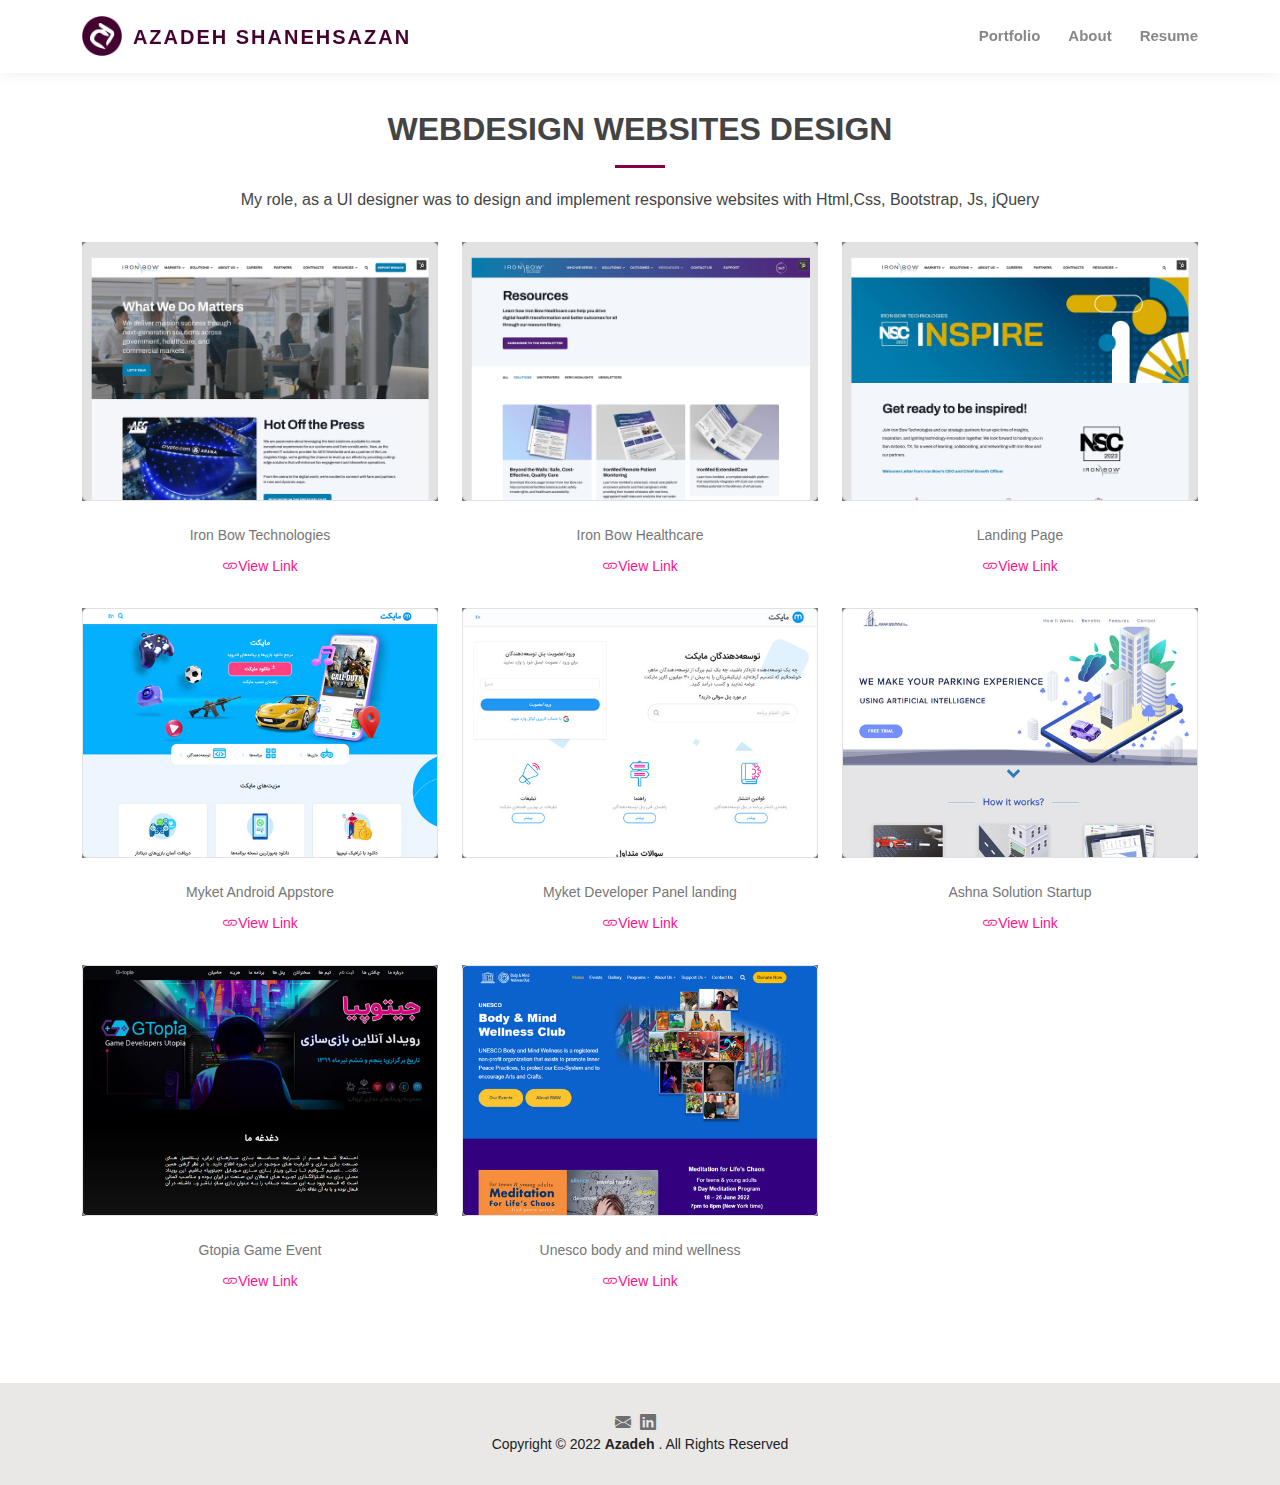
<file: webdesign.html>
<!DOCTYPE html>
<html lang="en">

<head>
  <meta charset="utf-8">
  <meta content="width=device-width, initial-scale=1.0" name="viewport">

  <title>Portfolio - websites design</title>
  <meta content="" name="description">
  <meta content="" name="keywords">

  <!-- Favicons -->
  <link href="assets/img/favicon.png" rel="icon">
  <link href="assets/img/apple-touch-icon.png" rel="apple-touch-icon">

  <!-- CSS Files -->
  <link href="assets/vendor/bootstrap/css/bootstrap.min.css" rel="stylesheet">
  <link href="assets/vendor/bootstrap-icons/bootstrap-icons.css" rel="stylesheet">
  <link href="assets/css/style.css" rel="stylesheet">
<style>
.mt-4 p {
    margin-top: 0;
    margin-bottom: 0.5rem;
    font-size: 14px;
    color: #767676;
}
.portfolio-wrap img{
border:1px solid #e2e2e2;
border-radius:5px;
}
 @media (max-width:991px) {
        .d-block {
          width: 100%;
        }
      }
</style>
</head>

<body>

  <!-- ======= Header ======= -->
  <header id="header" class="fixed-top">
      <div class="container d-flex justify-content-between align-items-center">
        <a href="index.html" class="logo">
          <img src="assets/img/logo.png" alt="" class="img-fluid">
		<span class="typo"> Azadeh Shanehsazan </span>
        </a>
        <nav id="navbar" class="navbar order-last order-lg-0">
          <ul>
            <li>
              <a href="index.html">Portfolio</a>
            </li>
            <li>
              <a href="about.html">About</a>
            </li>
            <li>
              <a href="assets/AzadehShanesazanResume.pdf">Resume</a>
            </li>
          </ul>
          <i class="bi bi-list mobile-nav-toggle"></i>
        </nav>
        <!-- .navbar -->
      </div>
    </header><!-- End Header -->

  <main id="main">

    <!-- ======= Portfolio Section ======= -->
    <section id="portfolio" class="portfolio">
      <div class="container" data-aos="fade-up">

        <div class="section-title">
          <h2>webdesign Websites Design</h2>
          <p>My role, as a UI designer was to design and implement responsive websites with Html,Css, Bootstrap, Js, jQuery</p>
        </div>


        <div class="row portfolio-container" data-aos="fade-up" data-aos-delay="200">

           <div class="col-lg-4 col-md-6 portfolio-item filter-app">
            <div class="portfolio-wrap">
              <img src="assets/img/webdesign/IBT.jpg" class="img-fluid" alt="">
            </div>
			<div class="text-center mt-4">
			<p>Iron Bow Technologies</p>
			 <a href="https://ironbow.com" class="portfolio-details-lightbox" target="_blank"><i class="bi bi-link"></i><small>View Link</small></a>
			 </div>
          </div>
		 <div class="col-lg-4 col-md-6 portfolio-item filter-app">
            <div class="portfolio-wrap">
              <img src="assets/img/webdesign/IBHC.jpg" class="img-fluid" alt="">
            </div>
			<div class="text-center mt-4">
			<p>Iron Bow Healthcare</p>
			 <a href="https://ironbowhealthcare.com/" class="portfolio-details-lightbox" target="_blank"><i class="bi bi-link"></i><small>View Link</small></a>
			 </div>
          </div>
		 <div class="col-lg-4 col-md-6 portfolio-item filter-app">
            <div class="portfolio-wrap">
              <img src="assets/img/webdesign/NSC.jpg" class="img-fluid" alt="">
            </div>
			<div class="text-center mt-4">
			<p>Landing Page</p>
			 <a href="https://ironbow.com/national-sales-conference-2023" class="portfolio-details-lightbox" target="_blank"><i class="bi bi-link"></i><small>View Link</small></a>
			 </div>
          </div>
		<div class="col-lg-4 col-md-6 portfolio-item filter-app">
            <div class="portfolio-wrap">
              <img src="assets/img/webdesign/myket.jpg" class="img-fluid" alt="">
            </div>
			<div class="text-center mt-4">
			<p>Myket Android Appstore</p>
			 <a href="https://myket.ir" class="portfolio-details-lightbox" target="_blank"><i class="bi bi-link"></i><small>View Link</small></a>
			 </div>
          </div>
		   <div class="col-lg-4 col-md-6 portfolio-item filter-card">
            <div class="portfolio-wrap">
              <img src="assets/img/webdesign/developer.jpg" class="img-fluid" alt="">
            </div>
			 <div class="text-center mt-4">
			<p>Myket Developer Panel landing</p>
			 <a href="https://developer.myket.ir/" class="portfolio-details-lightbox" target="_blank"i class="bi bi-link"><i class="bi bi-link"></i><small>View Link</small></a>
			 </div>
          </div>

          <div class="col-lg-4 col-md-6 portfolio-item filter-web">
            <div class="portfolio-wrap">
              <img src="assets/img/webdesign/ashna.jpg" class="img-fluid" alt="">
			  </div>
             <div class="text-center mt-4">
			<p>Ashna Solution Startup</p>
			 <a href="https://www.ashnasolutions.ca/" class="portfolio-details-lightbox" target="_blank"><i class="bi bi-link"></i><small>View Link</small></a>
			 </div>
             </div>

          <div class="col-lg-4 col-md-6 portfolio-item filter-app">
            <div class="portfolio-wrap">
              <img src="assets/img/webdesign/gtopia.jpg" class="img-fluid" alt="">
			  </div>
             <div class="text-center mt-4">
			<p>Gtopia Game Event</p>
			 <a href="http://g-topia.ir/" class="portfolio-details-lightbox" target="_blank"><i class="bi bi-link"></i><small>View Link</small></a>
			 </div>
          </div>

          <div class="col-lg-4 col-md-6 portfolio-item filter-card">
            <div class="portfolio-wrap">
              <img src="assets/img/webdesign/unesco.jpg" class="img-fluid" alt="">
            </div>
			 <div class="text-center mt-4">
			<p>Unesco body and mind wellness</p>
			 <a href="https://unescobmw.org/" class="portfolio-details-lightbox" target="_blank"i class="bi bi-link"><i class="bi bi-link"></i><small>View Link</small></a>
			 </div>
          </div>

        

        </div>

      </div>
    </section><!-- End Portfolio Section -->

  </main><!-- End #main -->

  <!-- ======= Footer ======= -->
  <footer id="footer">
      <div class="container">
        <div class="header-social-links">
          <a href="mailto:a.shanesazan@gmail.com">
            <i class="bi bi-envelope-fill"></i>
          </a>
          <a href="https://www.linkedin.com/in/azadeh-shanehsazan-336a2a6b" class="linkedin">
            <i class="bi bi-linkedin"></i>
          </a>
        </div>
        <div class="copyright"> Copyright © 2022 <strong>
            <span>Azadeh</span>
          </strong>. All Rights Reserved </div>
      </div>
    </footer><!-- End  Footer -->

  <div id="preloader"></div>
  <a href="#" class="back-to-top d-flex align-items-center justify-content-center"><i class="bi bi-arrow-up-short"></i></a>

  <!-- JS Files -->

  <script src="assets/vendor/bootstrap/js/bootstrap.bundle.min.js"></script>
  <script src="assets/js/main.js"></script>

</body>

</html>
</file>
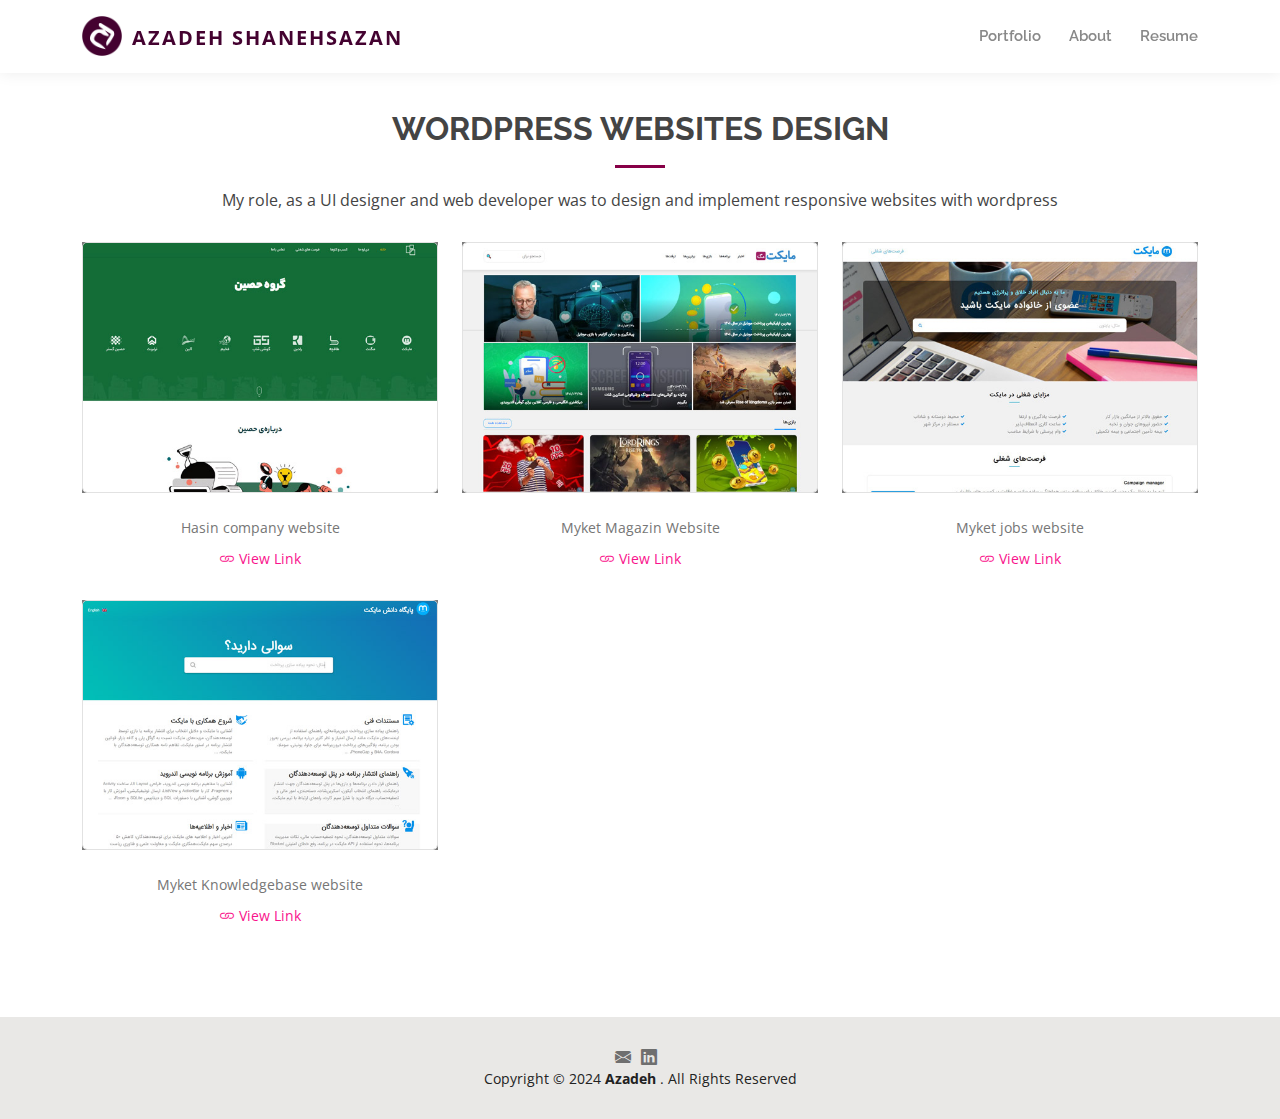
<file: wordpress.html>
<!DOCTYPE html>
<html lang="en">
  <head>
    <meta charset="utf-8">
    <meta content="width=device-width, initial-scale=1.0" name="viewport">
    <title>Portfolio - wordpress websites design</title>
    <meta content="" name="description">
    <meta content="" name="keywords">
    <!-- Favicons -->
    <link href="assets/img/favicon.png" rel="icon">
    <link href="assets/img/apple-touch-icon.png" rel="apple-touch-icon">
    <!-- Google Fonts -->
    <link href="https://fonts.googleapis.com/css?family=Open+Sans:300,300i,400,400i,600,600i,700,700i|Raleway:300,300i,400,400i,500,500i,600,600i,700,700i|Poppins:300,300i,400,400i,500,500i,600,600i,700,700i" rel="stylesheet">
    <!-- CSS Files -->
    <link href="assets/vendor/bootstrap/css/bootstrap.min.css" rel="stylesheet">
    <link href="assets/vendor/bootstrap-icons/bootstrap-icons.css" rel="stylesheet">
    <link href="assets/css/style.css" rel="stylesheet">
    <style>
      .mt-4 p {
        margin-top: 0;
        margin-bottom: 0.5rem;
        font-size: 14px;
        color: #767676;
      }

      .portfolio-wrap img {
        border: 1px solid #e2e2e2;
        border-radius: 5px;
      }

      @media (max-width:991px) {
        .d-block {
          width: 100%;
        }
      }
    </style>
  </head>
  <body>
    <!-- ======= Header ======= -->
    <header id="header" class="fixed-top">
      <div class="container d-flex justify-content-between align-items-center">
        <a href="index.html" class="logo">
          <img src="assets/img/logo.png" alt="" class="img-fluid">
          <span class="typo"> Azadeh Shanehsazan </span>
        </a>
        <nav id="navbar" class="navbar order-last order-lg-0">
          <ul>
            <li>
              <a href="index.html">Portfolio</a>
            </li>
            <li>
              <a href="about.html">About</a>
            </li>
            <li>
              <a href="assets/AzadehShanesazanResume.pdf">Resume</a>
            </li>
          </ul>
          <i class="bi bi-list mobile-nav-toggle"></i>
        </nav>
        <!-- .navbar -->
      </div>
    </header>
    <!-- End Header -->
    <main id="main">
      <!-- ======= Portfolio Section ======= -->
      <section id="portfolio" class="portfolio">
        <div class="container" data-aos="fade-up">
          <div class="section-title">
            <h2>Wordpress Websites Design</h2>
            <p>My role, as a UI designer and web developer was to design and implement responsive websites with wordpress</p>
          </div>
          <div class="row portfolio-container" data-aos="fade-up" data-aos-delay="200">
            <div class="col-lg-4 col-md-6 portfolio-item filter-app">
              <div class="portfolio-wrap">
                <img src="assets/img/wordpress/hasin.jpg" class="img-fluid" alt="">
              </div>
              <div class="text-center mt-4">
                <p>Hasin company website</p>
                <a href="https://hasin.ir" class="portfolio-details-lightbox" target="_blank">
                  <i class="bi bi-link"></i>
                  <small>View Link</small>
                </a>
              </div>
            </div>
            <div class="col-lg-4 col-md-6 portfolio-item filter-web">
              <div class="portfolio-wrap">
                <img src="assets/img/wordpress/mag.jpg" class="img-fluid" alt="">
              </div>
              <div class="text-center mt-4">
                <p>Myket Magazin Website</p>
                <a href="https://myket.ir/mag" class="portfolio-details-lightbox" target="_blank">
                  <i class="bi bi-link"></i>
                  <small>View Link</small>
                </a>
              </div>
            </div>
            <div class="col-lg-4 col-md-6 portfolio-item filter-app">
              <div class="portfolio-wrap">
                <img src="assets/img/wordpress/jobs.jpg" class="img-fluid" alt="">
              </div>
              <div class="text-center mt-4">
                <p>Myket jobs website</p>
                <a href="https://myket.ir/jobs/" class="portfolio-details-lightbox" target="_blank">
                  <i class="bi bi-link"></i>
                  <small>View Link</small>
                </a>
              </div>
            </div>
            <div class="col-lg-4 col-md-6 portfolio-item filter-card">
              <div class="portfolio-wrap">
                <img src="assets/img/wordpress/kb.jpg" class="img-fluid" alt="">
              </div>
              <div class="text-center mt-4">
                <p>Myket Knowledgebase website</p>
                <a href="https://myket.ir/kb" class="portfolio-details-lightbox" target="_blank" i class="bx bx-link">
                  <i class="bi bi-link"></i>
                  <small>View Link</small>
                </a>
              </div>
            </div>
          </div>
        </div>
      </section>
      <!-- End Portfolio Section -->
    </main>
    <!-- End #main -->
    <!-- ======= Footer ======= -->
    <footer id="footer">
      <div class="container">
        <div class="header-social-links">
          <a href="mailto:a.shanesazan@gmail.com">
            <i class="bi bi-envelope-fill"></i>
          </a>
          <a href="https://www.linkedin.com/in/azadeh-shanehsazan-336a2a6b" class="linkedin">
            <i class="bi bi-linkedin"></i>
          </a>
        </div>
        <div class="copyright"> Copyright © 2024 <strong>
            <span>Azadeh</span>
          </strong>. All Rights Reserved </div>
      </div>
    </footer>
    <!-- End  Footer -->
    <div id="preloader"></div>
    <a href="#" class="back-to-top d-flex align-items-center justify-content-center">
      <i class="bi bi-arrow-up-short"></i>
    </a>
    <!-- JS Files -->
    <script src="assets/vendor/bootstrap/js/bootstrap.bundle.min.js"></script>
    <script src="assets/js/main.js"></script>
  </body>
</html>
</file>
<file: assets/css/style.css>
/*--------------------------------------------------------------
# General
--------------------------------------------------------------*/
body {
  font-family: "Open Sans", sans-serif;
  color: #444444;
}

a {
  color: #f9128c;
  text-decoration: none;
}
.navbar a:hover{
	color:#b41f6c;
	text-decoration: none;
	background:transparent;
}
a:hover {
  color: #b41f6c;
  text-decoration: none;
}

h1, h2, h3, h4, h5, h6 {
  font-family: "Raleway", sans-serif;
}

#main {
  margin-top: 50px;
}
@media (max-width: 992px) {
  #main {
    margin-top: 30px;
  }
}

/*--------------------------------------------------------------
# Preloader
--------------------------------------------------------------*/
#preloader {
  position: fixed;
  top: 0;
  left: 0;
  right: 0;
  bottom: 0;
  z-index: 9999;
  overflow: hidden;
  background: #fff;
}

#preloader:before {
  content: "";
  position: fixed;
  top: calc(50% - 30px);
  left: calc(50% - 30px);
  border: 6px solid #870047;
  border-top-color: #dcf5f2;
  border-radius: 50%;
  width: 60px;
  height: 60px;
  -webkit-animation: animate-preloader 1s linear infinite;
  animation: animate-preloader 1s linear infinite;
}

@-webkit-keyframes animate-preloader {
  0% {
    transform: rotate(0deg);
  }
  100% {
    transform: rotate(360deg);
  }
}

@keyframes animate-preloader {
  0% {
    transform: rotate(0deg);
  }
  100% {
    transform: rotate(360deg);
  }
}
/*--------------------------------------------------------------
# Back to top button
--------------------------------------------------------------*/
.back-to-top {
  position: fixed;
  visibility: hidden;
  opacity: 0;
  right: 15px;
  bottom: 15px;
  z-index: 996;
  background: #870047;
  width: 40px;
  height: 40px;
  border-radius: 50px;
  transition: all 0.4s;
}
.back-to-top i {
  font-size: 24px;
  color: #fff;
  line-height: 0;
}
.back-to-top:hover {
  background: #b72170;
  color: #fff;
}
.back-to-top.active {
  visibility: visible;
  opacity: 1;
}

/*--------------------------------------------------------------
# Header
--------------------------------------------------------------*/
#header {
  background: #ffffff;
  box-shadow: 0px 0px 15px 0 rgba(0, 0, 0, 0.08);
  z-index: 997;
  padding: 15px 0;
}
#header .logo {
  font-size: 32px;
  margin: 0;
  padding: 0;
  line-height: 1;
  font-weight: 400;
  letter-spacing: 2px;
  text-transform: uppercase;
}
#header .logo a {
  color: #222222;
}
#header .logo img {
  max-height: 40px;
}
#header a .typo{
	color:#440230 !important;
	font-size:20px !important;
	font-weight:bold !important;
}
@media (max-width: 992px) {
  #header .logo {
    font-size: 28px;
  }
	#header a .typo{
		display:none !important;
	}
}

/*--------------------------------------------------------------
# Header Social Links
--------------------------------------------------------------*/
.header-social-links {
  padding-right: 15px;
}
.header-social-links a {
  color: #6f6f6f;
  padding-left: 6px;
  display: inline-block;
  line-height: 0px;
  transition: 0.3s;
  font-size: 16px;
}
.header-social-links a:hover {
  color: #870047;
}

/*--------------------------------------------------------------
# Navigation Menu
--------------------------------------------------------------*/
/**
* Desktop Navigation 
*/
.navbar {
  padding: 0;
}
.navbar ul {
  margin: 0;
  padding: 0;
  display: flex;
  list-style: none;
  align-items: center;
}
.navbar li {
  position: relative;
  padding: 10px 0 10px 28px;
}
.navbar a, .navbar a:focus {
  display: flex;
  align-items: center;
  justify-content: space-between;
  font-family: "Raleway", sans-serif;
  font-size: 15px;
  font-weight: 600;
  color: #888888;
  white-space: nowrap;
  transition: 0.3s;
  position: relative;
}
.navbar a i, .navbar a:focus i {
  font-size: 12px;
  line-height: 0;
  margin-left: 5px;
}
.navbar > ul > li > a:before {
  content: "";
  position: absolute;
  width: 0;
  height: 2px;
  bottom: -5px;
  left: 0;
  background-color: #870047;
  visibility: hidden;
  width: 0px;
  transition: all 0.3s ease-in-out 0s;
}
.navbar a:hover:before, .navbar li:hover > a:before, .navbar .active:before {
  visibility: visible;
  width: 25px;
}
.navbar a:hover, .navbar .active, .navbar .active:focus, .navbar li:hover > a {
  color: #222222;
}
.navbar .dropdown ul {
  display: block;
  position: absolute;
  left: 14px;
  top: calc(100% + 30px);
  margin: 0;
  padding: 10px 0;
  z-index: 99;
  opacity: 0;
  visibility: hidden;
  background: #fff;
  box-shadow: 0px 0px 30px rgba(127, 137, 161, 0.25);
  transition: 0.3s;
  border-radius: 4px;
}
.navbar .dropdown ul li {
  min-width: 200px;
  padding: 0;
}
.navbar .dropdown ul a {
  padding: 10px 20px;
  font-size: 15px;
  text-transform: none;
  font-weight: 600;
}
.navbar .dropdown ul a i {
  font-size: 12px;
}
.navbar .dropdown ul a:hover, .navbar .dropdown ul .active:hover, .navbar .dropdown ul li:hover > a {
  color: #870047;
}
.navbar .dropdown:hover > ul {
  opacity: 1;
  top: 100%;
  visibility: visible;
}
.navbar .dropdown .dropdown ul {
  top: 0;
  left: calc(100% - 30px);
  visibility: hidden;
}
.navbar .dropdown .dropdown:hover > ul {
  opacity: 1;
  top: 0;
  left: 100%;
  visibility: visible;
}
@media (max-width: 1366px) {
  .navbar .dropdown .dropdown ul {
    left: -90%;
  }
  .navbar .dropdown .dropdown:hover > ul {
    left: -100%;
  }
}

/**
* Mobile Navigation 
*/
.mobile-nav-toggle {
  color: #222222;
  font-size: 28px;
  cursor: pointer;
  display: none;
  line-height: 0;
  transition: 0.5s;
}
.mobile-nav-toggle.bi-x {
  color: #fff;
}

@media (max-width: 991px) {
  .mobile-nav-toggle {
    display: block;
  }

  .navbar ul {
    display: none;
  }
}
.navbar-mobile {
  position: fixed;
  overflow: hidden;
  top: 0;
  right: 0;
  left: 0;
  bottom: 0;
  background: rgba(9, 9, 9, 0.9);
  transition: 0.3s;
  z-index: 999;
}
.navbar-mobile .mobile-nav-toggle {
  position: absolute;
  top: 15px;
  right: 15px;
}
.navbar-mobile ul {
  display: block;
  position: absolute;
  top: 55px;
  right: 15px;
  bottom: 15px;
  left: 15px;
  padding: 10px 0;
  border-radius: 10px;
  background-color: #fff;
  overflow-y: auto;
  transition: 0.3s;
}
.navbar-mobile a, .navbar-mobile a:focus {
  font-size: 15px;
  padding-right: 15px;
  color: #222222;
}
.navbar-mobile a:hover, .navbar-mobile .active, .navbar-mobile li:hover > a {
  color: #870047;
}
.navbar-mobile .getstarted, .navbar-mobile .getstarted:focus {
  margin: 15px;
}
.navbar-mobile .dropdown ul {
  position: static;
  display: none;
  margin: 10px 20px;
  padding: 10px 0;
  z-index: 99;
  opacity: 1;
  visibility: visible;
  background: #fff;
  box-shadow: 0px 0px 30px rgba(127, 137, 161, 0.25);
}
.navbar-mobile .dropdown ul li {
  min-width: 200px;
}
.navbar-mobile .dropdown ul a {
  padding: 10px 20px;
}
.navbar-mobile .dropdown ul a i {
  font-size: 12px;
}
.navbar-mobile .dropdown ul a:hover, .navbar-mobile .dropdown ul .active:hover, .navbar-mobile .dropdown ul li:hover > a {
  color: #870047;
}
.navbar-mobile .dropdown > .dropdown-active {
  display: block;
}

/*--------------------------------------------------------------
# Hero Section
--------------------------------------------------------------*/
#hero {
  width: 100%;
  height: 100vh;
  background-size: cover;
}
#hero .container {
  padding-top: 70px;
  position: relative;
}
@media (max-width: 992px) {
  #hero .container {
    padding-top: 58px;
  }
}
#hero h1 {
  margin: 0;
  font-size: 48px;
  font-weight: 700;
  line-height: 56px;
  color: #222222;
}
#hero h2 {
  color: #6f6f6f;
  margin: 10px 0 0 0;
  font-size: 22px;
}
#hero .btn-about {
  font-family: "Raleway", sans-serif;
  text-transform: uppercase;
  font-weight: 600;
  font-size: 12px;
  letter-spacing: 1px;
  display: inline-block;
  padding: 12px 40px;
  border-radius: 50px;
  transition: 0.5s;
  margin-top: 30px;
  color: #fff;
  background: #870047;
}
#hero .btn-about:hover {
  background: #b72170;
}
@media (min-width: 1024px) {
  #hero {
    background-attachment: fixed;
  }
}
@media (max-width: 992px) {
  #hero:before {
    content: "";
    background: rgba(255, 255, 255, 0.8);
    position: absolute;
    bottom: 0;
    top: 0;
    left: 0;
    right: 0;
  }
  #hero h1 {
    font-size: 28px;
    line-height: 36px;
  }
  #hero h2 {
    font-size: 18px;
    line-height: 24px;
  }
}

/*--------------------------------------------------------------
# Sections General
--------------------------------------------------------------*/
section {
  padding: 60px 0;
}

.section-bg {
  background-color: #e7f8f6;
}

.section-title {
  text-align: center;
  padding-bottom: 30px;
}
.section-title h2 {
  font-size: 32px;
  font-weight: bold;
  text-transform: uppercase;
  margin-bottom: 20px;
  padding-bottom: 20px;
  position: relative;
}
.section-title h2::after {
  content: "";
  position: absolute;
  display: block;
  width: 50px;
  height: 3px;
  background: #870047;
  bottom: 0;
  left: calc(50% - 25px);
}
.section-title p {
  margin-bottom: 0;
}

/*--------------------------------------------------------------
# Cta
--------------------------------------------------------------*/
.cta {
  background: linear-gradient(rgba(0, 0, 0, 0.6), rgba(0, 0, 0, 0.6)), url("../img/bg-1.jpg") fixed center center;
  background-size: cover;
  padding: 80px 0;
}
.cta h3 {
  color: #fff;
  font-size: 28px;
  font-weight: 700;
}
.cta p {
  color: #fff;
}
.cta .cta-btn {
  font-family: "Raleway", sans-serif;
  text-transform: uppercase;
  font-weight: 500;
  font-size: 16px;
  letter-spacing: 1px;
  display: inline-block;
  padding: 8px 20px;
  border-radius: 2px;
  transition: 0.5s;
  margin: 10px;
  border: 2px solid #fff;
  color: #fff;
}
.cta .cta-btn:hover {
  background: #870047;
  border: 2px solid #870047;
}
@media (max-width: 1024px) {
  .cta {
    background-attachment: scroll;
  }
}
@media (min-width: 769px) {
  .cta .cta-btn-container {
    display: flex;
    align-items: center;
    justify-content: flex-end;
  }
}

/*--------------------------------------------------------------
# About
--------------------------------------------------------------*/
.about .content h3 {
  font-weight: 700;
  font-size: 26px;
  color: #555555;
}
.about .content ul {
  list-style: none;
  padding: 0;
}
.about .content ul li {
  padding-bottom: 10px;
}
.about .content ul i {
  font-size: 20px;
  padding-right: 2px;
  color: #870047;
}
.about .content p:last-child {
  margin-bottom: 0;
}

/*--------------------------------------------------------------
# Facts
--------------------------------------------------------------*/
.facts .counters span {
  font-size: 48px;
  display: block;
  color: #870047;
}
.facts .counters p {
  padding: 0;
  margin: 0 0 20px 0;
  font-family: "Raleway", sans-serif;
  font-size: 14px;
}

/*--------------------------------------------------------------
# Portfolio
--------------------------------------------------------------*/
.portfolio .portfolio-item {
  margin-bottom: 30px;
}
.portfolio #portfolio-flters {
  padding: 0;
  margin: 0 auto 20px auto;
  list-style: none;
  text-align: center;
}
.portfolio #portfolio-flters li {
  cursor: pointer;
  display: inline-block;
  padding: 8px 16px 10px 16px;
  font-size: 13px;
  font-weight: 500;
  line-height: 1;
  text-transform: uppercase;
  color: #444444;
  margin-bottom: 5px;
  transition: all 0.3s ease-in-out;
  border-radius: 50px;
}
.portfolio #portfolio-flters li:hover, .portfolio #portfolio-flters li.filter-active {
  color: #fff;
  background: #870047;
}
.portfolio #portfolio-flters li:last-child {
  margin-right: 0;
}
.portfolio .portfolio-wrap {
  transition: 0.3s;
  position: relative;
  overflow: hidden;
  z-index: 1;
  background: rgba(34, 34, 34, 0.6);
}
.portfolio .portfolio-wrap::before {
  content: "";
  background: rgba(34, 34, 34, 0.6);
  position: absolute;
  left: 0;
  right: 0;
  top: 0;
  bottom: 0;
  transition: all ease-in-out 0.3s;
  z-index: 2;
  opacity: 0;
}
.portfolio .portfolio-wrap img {
  transition: all ease-in-out 0.3s;
}
.portfolio .portfolio-wrap .portfolio-info {
  opacity: 0;
  position: absolute;
  top: 0;
  left: 0;
  right: 0;
  bottom: 0;
  z-index: 3;
  transition: all ease-in-out 0.3s;
  display: flex;
  flex-direction: column;
  justify-content: flex-end;
  align-items: flex-start;
  padding: 20px;
}
.portfolio .portfolio-wrap .portfolio-info h4 {
  font-size: 20px;
  color: #fff;
  font-weight: 600;
}
.portfolio .portfolio-wrap .portfolio-info p {
  color: rgba(255, 255, 255, 0.7);
  font-size: 14px;
  text-transform: uppercase;
  padding: 0;
  margin: 0;
  font-style: italic;
}
.portfolio .portfolio-wrap .portfolio-links {
  text-align: center;
  z-index: 4;
}
.portfolio .portfolio-wrap .portfolio-links a {
  color: #fff;
  margin: 0 5px 0 0;
  font-size: 28px;
  display: inline-block;
  transition: 0.3s;
}
.portfolio .portfolio-wrap .portfolio-links a:hover {
  color: #78d9cd;
}
.portfolio .portfolio-wrap:hover::before {
  opacity: 1;
}
.portfolio .portfolio-wrap:hover img {
  transform: scale(1.2);
}
.portfolio .portfolio-wrap:hover .portfolio-info {
  opacity: 1;
}

/*--------------------------------------------------------------
# Portfolio Details
--------------------------------------------------------------*/
.portfolio-details .portfolio-details-slider img {
  width: 100%;
}
.portfolio-details .portfolio-details-slider .swiper-pagination {
  margin-top: 20px;
  position: relative;
}
.portfolio-details .portfolio-details-slider .swiper-pagination .swiper-pagination-bullet {
  width: 12px;
  height: 12px;
  background-color: #fff;
  opacity: 1;
  border: 1px solid #870047;
}
.portfolio-details .portfolio-details-slider .swiper-pagination .swiper-pagination-bullet-active {
  background-color: #870047;
}
.portfolio-details .portfolio-info {
  padding: 30px;
  box-shadow: 0px 0 30px rgba(34, 34, 34, 0.08);
}
.portfolio-details .portfolio-info h3 {
  font-size: 22px;
  font-weight: 700;
  margin-bottom: 20px;
  padding-bottom: 20px;
  border-bottom: 1px solid #eee;
}
.portfolio-details .portfolio-info ul {
  list-style: none;
  padding: 0;
  font-size: 15px;
}
.portfolio-details .portfolio-info ul li + li {
  margin-top: 10px;
}
.portfolio-details .portfolio-description {
  padding-top: 30px;
}
.portfolio-details .portfolio-description h2 {
  font-size: 26px;
  font-weight: 700;
  margin-bottom: 20px;
}
.portfolio-details .portfolio-description p {
  padding: 0;
}

/*--------------------------------------------------------------
# Footer
--------------------------------------------------------------*/
#footer {
  background: #e9e8e6;
  padding: 30px 0;
  color: #222222;
  font-size: 14px;
  text-align: center;
}
#footer .credits {
  padding-top: 5px;
  font-size: 13px;
}
#footer .credits a {
  color: #870047;
}
.btn-more {
    font-family: "Raleway", sans-serif;
    text-transform: uppercase;
    font-weight: 600;
    font-size: 12px;
    letter-spacing: 1px;
    display: inline-block;
    padding: 12px 40px;
    border-radius: 50px;
    transition: 0.5s;
    margin-top: 30px;
    color: #fff;
    background: #870047;
}
.btn-more:hover{
  color: #ffffff;
  text-decoration: none;
  background: #b72170!important;
}
</file>
